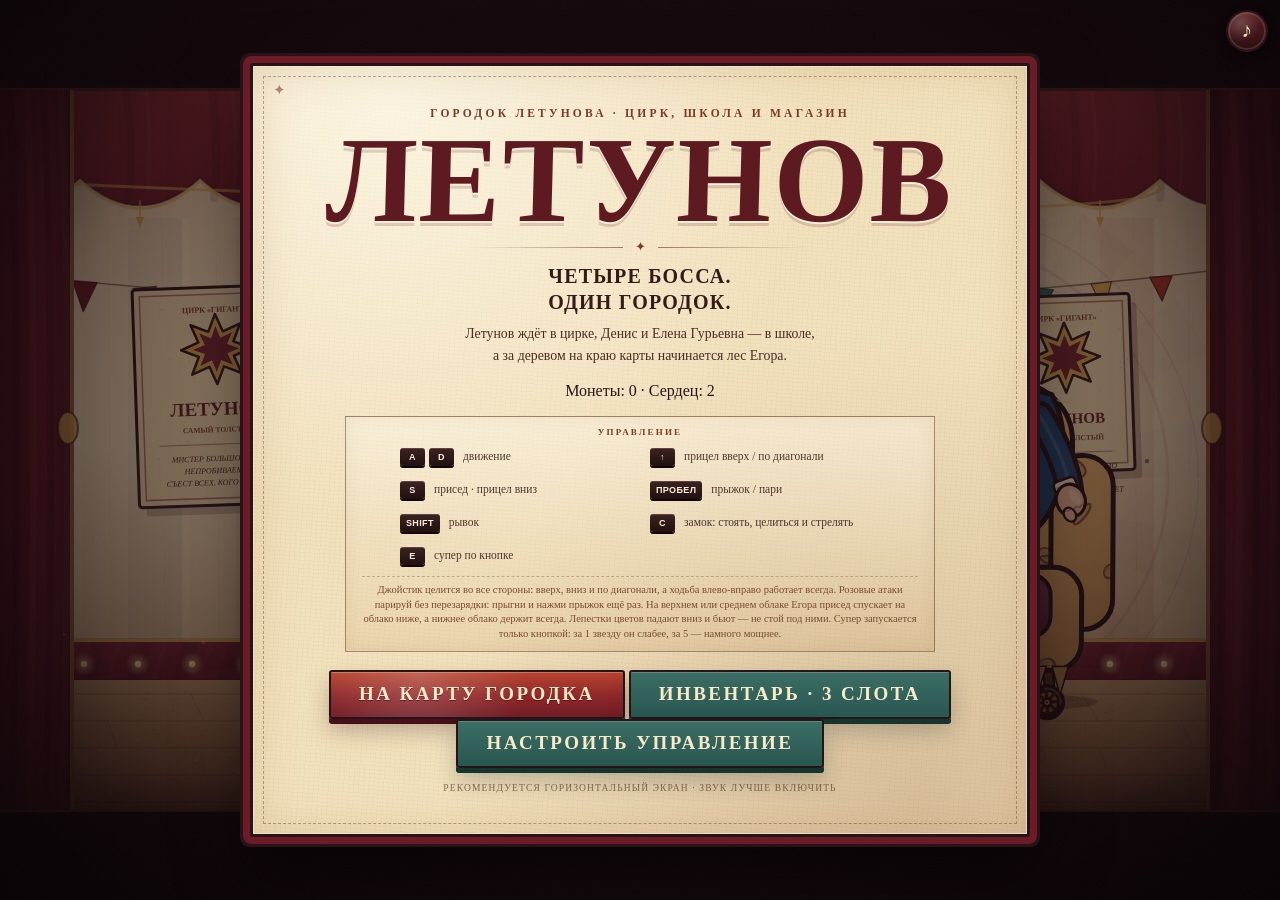
<file: index.html>
<!DOCTYPE html>
<html lang="ru">
<head>
  <meta charset="UTF-8">
  <meta name="viewport" content="width=device-width, initial-scale=1, maximum-scale=1, user-scalable=no, viewport-fit=cover">
  <meta name="theme-color" content="#140c10">
  <title>Летунов и Денис — цирк и школа</title>
  <meta name="description" content="Мультяшная карта городка, боссы Летунов, Денис, Елена Гурьевна и Егор, магазин баффов и оружия.">
  <meta name="mobile-web-app-capable" content="yes">
  <meta name="apple-mobile-web-app-capable" content="yes">
  <meta name="apple-mobile-web-app-status-bar-style" content="black-translucent">
  <meta name="apple-mobile-web-app-title" content="Летунов">
  <link rel="manifest" href="manifest.webmanifest">
  <link rel="apple-touch-icon" href="icon-192.png">
  <link rel="stylesheet" href="styles.css">
</head>
<body data-scene="menu">
  <div id="stage">
    <canvas id="game" width="1280" height="720" aria-label="Городок Летунова: цирк, школа и магазин"></canvas>

    <div class="top-buttons">
      <button id="mapBackButton" class="round-btn map-back-btn" type="button" aria-label="В меню" title="В меню (Esc)">
        <span class="back-glyph">‹</span>
      </button>
      <button id="pauseButton" class="round-btn" type="button" aria-label="Пауза" title="Пауза (Esc)">
        <span class="pause-glyph">II</span>
      </button>
      <button id="muteButton" class="round-btn" type="button" aria-label="Выключить звук" title="Звук (M)">
        <span class="note-glyph">♪</span>
      </button>
    </div>

    <div id="touchControls" class="touch-controls" aria-hidden="true">
      <div class="touch-group touch-move">
        <div id="joystick" class="joystick" role="group" aria-label="Джойстик: движение, прицел и присед">
          <div class="joystick-base">
            <span class="joystick-dir up">▲</span>
            <span class="joystick-dir down">▼</span>
            <span class="joystick-dir left">◀</span>
            <span class="joystick-dir right">▶</span>
            <div id="joystickKnob" class="joystick-knob"><span>✦</span></div>
          </div>
          <span class="joystick-hint">ХОД · ПРИЦЕЛ · ПРИСЕД</span>
        </div>
      </div>
      <div class="touch-group touch-actions">
        <button class="action-btn dash" type="button" data-action="dash" aria-label="Рывок">
          <span class="action-icon">»</span>
          <span class="action-label">РЫВОК</span>
        </button>
        <button class="action-btn lock" type="button" data-action="lock" aria-label="Замок: стоять, целиться и стрелять">
          <span class="action-icon">🔒</span>
          <span class="action-label">ЗАМОК</span>
        </button>
        <button class="action-btn jump" type="button" data-action="jump" aria-label="Прыжок и парирование">
          <span class="action-icon">↑</span>
          <span class="action-label">ПРЫЖОК / ПАРИ</span>
        </button>
        <button class="action-btn super" type="button" data-action="super" aria-label="Супер-удар">
          <span class="action-icon">★</span>
          <span class="action-label">СУПЕР</span>
        </button>
        <button class="action-btn shoot" type="button" data-action="shoot" aria-label="Огонь">
          <span class="action-icon">✦</span><span class="action-label">ОГОНЬ</span>
        </button>
      </div>
    </div>

    <div id="overlay" class="overlay">
      <section id="menuPanel" class="panel menu-panel">
        <div class="poster-kicker">Городок Летунова · цирк, школа и магазин</div>
        <h1 class="poster-title">ЛЕТУНОВ</h1>
        <div class="poster-rule" aria-hidden="true"><span>✦</span></div>
        <p class="poster-tagline">Четыре босса.<br>Один городок.</p>
        <p class="poster-copy">Летунов ждёт в цирке, Денис и Елена Гурьевна — в школе,<br>а за деревом на краю карты начинается лес Егора.</p>
        <p id="menuProgress" class="menu-progress">Монеты: 0 · Сердец: 2</p>

        <div class="controls-card">
          <div class="controls-title">Управление</div>
          <div class="controls-grid desktop-hints">
            <div><span class="keys"><kbd data-bind="left">A</kbd><kbd data-bind="right">D</kbd></span><span class="ctrl-label">движение</span></div>
            <div><span class="keys"><kbd data-bind="aimUp">↑</kbd></span><span class="ctrl-label">прицел вверх / по диагонали</span></div>
            <div><span class="keys"><kbd data-bind="crouch">S</kbd></span><span class="ctrl-label">присед · прицел вниз</span></div>
            <div><span class="keys"><kbd data-bind="jump">ПРОБЕЛ</kbd></span><span class="ctrl-label">прыжок / пари</span></div>
            <div><span class="keys"><kbd data-bind="dash">SHIFT</kbd></span><span class="ctrl-label">рывок</span></div>
            <div><span class="keys"><kbd data-bind="lock">C</kbd></span><span class="ctrl-label">замок: стоять, целиться и стрелять</span></div>
            <div><span class="keys"><kbd data-bind="super">E</kbd></span><span class="ctrl-label">супер по кнопке</span></div>
          </div>
          <div class="controls-grid touch-hints">
            <div><span class="keys"><kbd>◉</kbd></span><span class="ctrl-label">джойстик: ходьба, прицел вверх/вниз/по диагонали, присед</span></div>
            <div><span class="keys"><kbd>↑</kbd></span><span class="ctrl-label">прыжок и пари</span></div>
            <div><span class="keys"><kbd>»</kbd></span><span class="ctrl-label">рывок</span></div>
            <div><span class="keys"><kbd>🔒</kbd></span><span class="ctrl-label">замок: не двигаться, только целиться и стрелять</span></div>
            <div><span class="keys"><kbd>★</kbd></span><span class="ctrl-label">супер: 1 звезда — слабый, 5 — мощный</span></div>
            <div><span class="keys"><kbd id="touchShootKey">∞</kbd></span><span id="touchShootHint" class="ctrl-label">стрельба — сама</span></div>
          </div>
          <p class="controls-tip">Джойстик целится во все стороны: вверх, вниз и по диагонали, а ходьба влево-вправо работает всегда. Розовые атаки парируй без перезарядки: прыгни и нажми прыжок ещё раз. На верхнем или среднем облаке Егора присед спускает на облако ниже, а нижнее облако держит всегда. Лепестки цветов падают вниз и бьют — не стой под ними. Супер запускается только кнопкой: за 1 звезду он слабее, за 5 — намного мощнее.</p>
        </div>

        <button id="startButton" class="btn btn-primary" type="button">НА КАРТУ ГОРОДКА</button>
        <button id="menuInventoryButton" class="btn btn-secondary" type="button">ИНВЕНТАРЬ · 3 СЛОТА</button>
        <button id="menuSettingsButton" class="btn btn-secondary" type="button">НАСТРОИТЬ УПРАВЛЕНИЕ</button>
        <button id="installButton" class="btn btn-ghost install-button" type="button" hidden>УСТАНОВИТЬ ПРИЛОЖЕНИЕ</button>
        <p class="poster-footnote">Рекомендуется горизонтальный экран · звук лучше включить</p>
      </section>

      <section id="inventoryPanel" class="panel inventory-panel" hidden>
        <div class="poster-kicker">Снаряжение бойца</div>
        <h2 class="panel-title">ИНВЕНТАРЬ</h2>
        <p class="panel-copy">Три слота: оружие, бафф и перк. Всё купленное в магазине экипируется автоматически.</p>
        <div class="inventory-grid">
          <article id="invWeapon" class="inventory-slot" style="--slot-color:#6d63a9">
            <div class="inventory-slot-icon">✦</div>
            <div class="inventory-slot-tag">СЛОТ 1 · ОРУЖИЕ</div>
            <div class="inventory-slot-state">СЛОТ ПУСТ</div>
            <h3 class="inventory-slot-name">НЕТ ОРУЖИЯ</h3>
            <p class="inventory-slot-sub">Купи модификатор в магазине</p>
          </article>
          <article id="invBuff" class="inventory-slot" style="--slot-color:#b64038">
            <div class="inventory-slot-icon">♥</div>
            <div class="inventory-slot-tag">СЛОТ 2 · БАФФ</div>
            <div class="inventory-slot-state">СЛОТ ПУСТ</div>
            <h3 class="inventory-slot-name">НЕТ БАФФА</h3>
            <p class="inventory-slot-sub">Победи Летунова — сердце выпадет</p>
          </article>
          <article id="invPerk" class="inventory-slot" style="--slot-color:#2b7a6e">
            <div class="inventory-slot-icon">☁</div>
            <div class="inventory-slot-tag">СЛОТ 3 · ПЕРК</div>
            <div class="inventory-slot-state">СЛОТ ПУСТ</div>
            <h3 class="inventory-slot-name">НЕТ ПЕРКА</h3>
            <p class="inventory-slot-sub">Купи перк в магазине</p>
          </article>
        </div>
        <button id="closeInventoryButton" class="btn btn-primary" type="button">В МЕНЮ</button>
      </section>

      <section id="pausePanel" class="panel panel-small" hidden>
        <div class="poster-kicker">Антракт</div>
        <h2 class="panel-title">ПАУЗА</h2>
        <p class="panel-copy">Босс терпеливо ждёт. Он умеет ждать.</p>
        <div class="btn-row">
          <button id="resumeButton" class="btn btn-primary" type="button">ПРОДОЛЖИТЬ</button>
          <button id="restartButton" class="btn btn-secondary" type="button">ЗАНОВО</button>
          <button id="quitButton" class="btn btn-ghost" type="button">В МЕНЮ</button>
          <button id="pauseSettingsButton" class="btn btn-secondary" type="button">УПРАВЛЕНИЕ</button>
        </div>
      </section>

      <section id="resultPanel" class="panel panel-small" hidden>
        <div id="resultKicker" class="poster-kicker">Финал представления</div>
        <h2 id="resultTitle" class="panel-title">ПОБЕДА!</h2>
        <p id="resultSub" class="panel-copy">Арена свободна. Публика в восторге.</p>
        <div class="stats">
          <div><span class="stat-label">Время боя</span><span id="resultTime" class="stat-value">00:00</span></div>
          <div><span class="stat-label">Пропущено</span><span id="resultHits" class="stat-value">0</span></div>
        </div>
        <div class="btn-row">
          <button id="retryButton" class="btn btn-primary" type="button">ЕЩЁ РАЗ</button>
          <button id="menuButton" class="btn btn-secondary" type="button">НА КАРТУ</button>
        </div>
      </section>

      <section id="shopPanel" class="panel shop-panel" hidden>
        <div class="poster-kicker">Лавка на углу · товары для бойцов</div>
        <h2 class="panel-title">МАГАЗИН БАФФОВ</h2>
        <p class="panel-copy">Монеты: <strong id="shopCoins">0</strong>. С каждого босса — до 2 монет: по одной за лёгкую и сложную сложность.</p>
        <p id="shopStatus" class="shop-status">Сердец: 2 · Дымовая завеса: нет · Автонаводка: нет · Побед: 0</p>
        <div class="shop-grid">
          <article class="shop-item">
            <div class="shop-icon">☁</div>
            <h3>ДЫМОВАЯ ЗАВЕСА</h3>
            <p>Во время рывка герой исчезает в дыму, появляется в конце рывка и не получает урон, пока его нет.</p>
            <button id="buySmokeButton" class="btn btn-primary" type="button">2 МОНЕТЫ</button>
          </article>
          <article class="shop-item">
            <div class="shop-icon aim-icon">✦</div>
            <h3>АВТОНАВОДКА</h3>
            <p>Снаряды сами летят в босса даже вверх и по диагонали. Урон снижен в 1.3 раза.</p>
            <button id="buyAimButton" class="btn btn-primary" type="button">2 МОНЕТЫ</button>
          </article>
          <article class="shop-item">
            <div class="shop-icon">✹</div>
            <h3>ЩЕЛКУНЧИК</h3>
            <p>Красный снаряд с обычным уроном. Мимо цели — из него вылетает маленькая зелёная самонаводка. С одной картой ставит красную турель.</p>
            <button id="buyNutcrackerButton" class="btn btn-primary" type="button">3 МОНЕТЫ</button>
          </article>
        </div>
        <p id="shopNotice" class="shop-notice" aria-live="polite"></p>
        <button id="closeShopButton" class="btn btn-ghost" type="button">НА КАРТУ</button>
      </section>
    </div>
  </div>

  <script src="game.js"></script>
  <script>
    const isDesktopShell = !!(window.chrome && window.chrome.webview);
    if (!isDesktopShell && "serviceWorker" in navigator && location.protocol.startsWith("http")) {
      window.addEventListener("load", () => navigator.serviceWorker.register("sw.js").catch(() => {}));
    }
  </script>
</body>
</html>
</file>
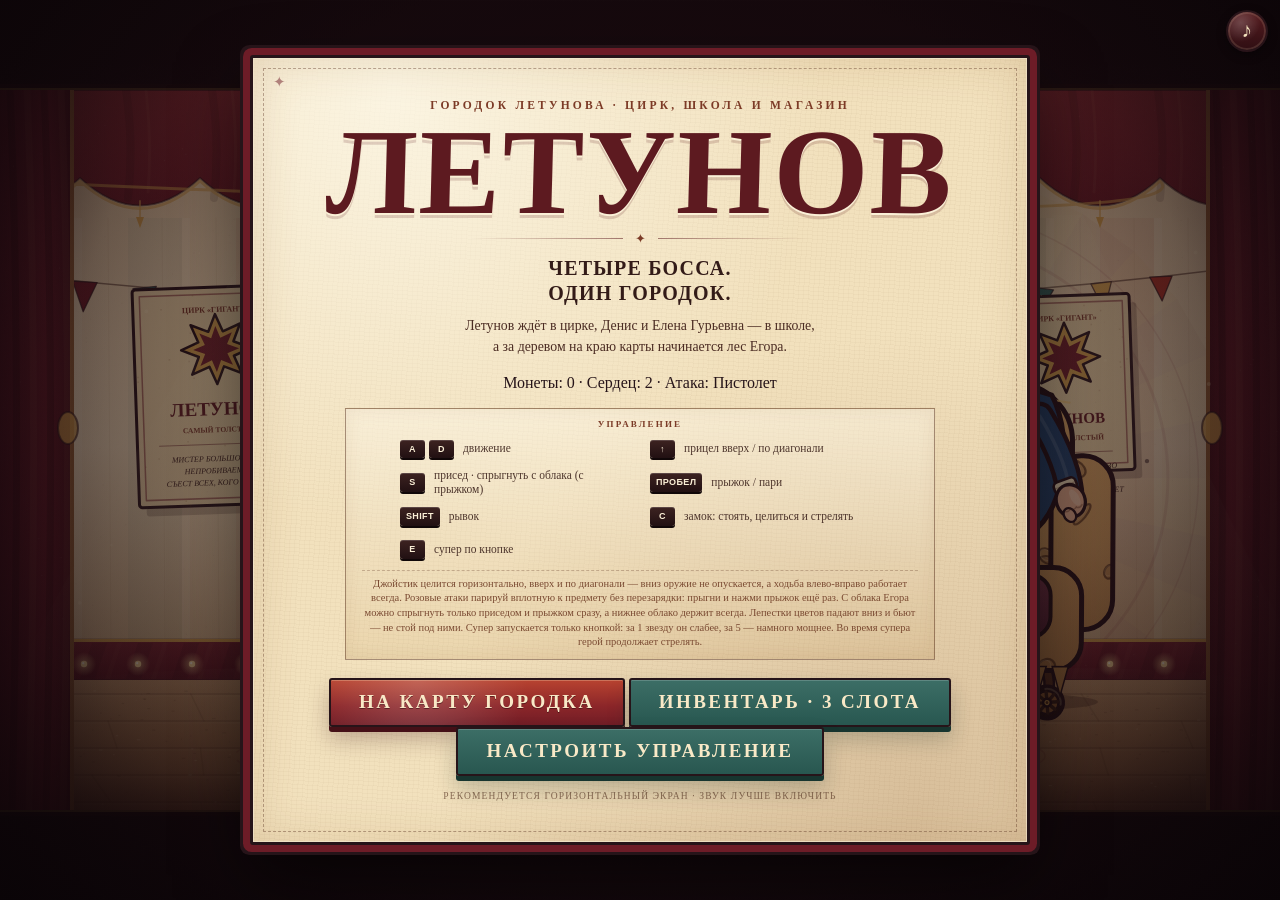
<file: Cuphead/index.html>
<!DOCTYPE html>
<html lang="ru">
<head>
  <meta charset="UTF-8">
  <meta name="viewport" content="width=device-width, initial-scale=1, maximum-scale=1, user-scalable=no, viewport-fit=cover">
  <meta name="theme-color" content="#140c10">
  <title>Летунов и Денис — цирк и школа</title>
  <meta name="description" content="Мультяшная карта городка, боссы Летунов, Денис, Елена Гурьевна и Егор, магазин баффов и оружия.">
  <meta name="mobile-web-app-capable" content="yes">
  <meta name="apple-mobile-web-app-capable" content="yes">
  <meta name="apple-mobile-web-app-status-bar-style" content="black-translucent">
  <meta name="apple-mobile-web-app-title" content="Летунов">
  <link rel="manifest" href="manifest.webmanifest">
  <link rel="apple-touch-icon" href="icon-192.png">
  <link rel="stylesheet" href="styles.css">
</head>
<body data-scene="menu">
  <div id="stage">
    <canvas id="game" width="1280" height="720" aria-label="Городок Летунова: цирк, школа и магазин"></canvas>

    <div class="top-buttons">
      <button id="mapBackButton" class="round-btn map-back-btn" type="button" aria-label="В меню" title="В меню (Esc)">
        <span class="back-glyph">‹</span>
      </button>
      <button id="pauseButton" class="round-btn" type="button" aria-label="Пауза" title="Пауза (Esc)">
        <span class="pause-glyph">II</span>
      </button>
      <button id="muteButton" class="round-btn" type="button" aria-label="Выключить звук" title="Звук (M)">
        <span class="note-glyph">♪</span>
      </button>
    </div>

    <div id="touchControls" class="touch-controls" aria-hidden="true">
      <div class="touch-group touch-move">
        <div id="joystick" class="joystick" role="group" aria-label="Джойстик: движение, прицел и присед">
          <div class="joystick-base">
            <span class="joystick-dir up">▲</span>
            <span class="joystick-dir down">▼</span>
            <span class="joystick-dir left">◀</span>
            <span class="joystick-dir right">▶</span>
            <div id="joystickKnob" class="joystick-knob"><span>✦</span></div>
          </div>
          <span class="joystick-hint">ХОД · ПРИЦЕЛ · ПРИСЕД</span>
        </div>
      </div>
      <div class="touch-group touch-actions">
        <button class="action-btn dash" type="button" data-action="dash" aria-label="Рывок">
          <span class="action-icon">»</span>
          <span class="action-label">РЫВОК</span>
        </button>
        <button class="action-btn lock" type="button" data-action="lock" aria-label="Замок: стоять, целиться и стрелять">
          <span class="action-icon">🔒</span>
          <span class="action-label">ЗАМОК</span>
        </button>
        <button class="action-btn jump" type="button" data-action="jump" aria-label="Прыжок и парирование">
          <span class="action-icon">↑</span>
          <span class="action-label">ПРЫЖОК / ПАРИ</span>
        </button>
        <button class="action-btn super" type="button" data-action="super" aria-label="Супер-удар">
          <span class="action-icon">★</span>
          <span class="action-label">СУПЕР</span>
        </button>
        <button class="action-btn shoot" type="button" data-action="shoot" aria-label="Огонь">
          <span class="action-icon">✦</span><span class="action-label">ОГОНЬ</span>
        </button>
      </div>
    </div>

    <div id="overlay" class="overlay">
      <section id="menuPanel" class="panel menu-panel">
        <div class="poster-kicker">Городок Летунова · цирк, школа и магазин</div>
        <h1 class="poster-title">ЛЕТУНОВ</h1>
        <div class="poster-rule" aria-hidden="true"><span>✦</span></div>
        <p class="poster-tagline">Четыре босса.<br>Один городок.</p>
        <p class="poster-copy">Летунов ждёт в цирке, Денис и Елена Гурьевна — в школе,<br>а за деревом на краю карты начинается лес Егора.</p>
        <p id="menuProgress" class="menu-progress">Монеты: 0 · Сердец: 2</p>

        <div class="controls-card">
          <div class="controls-title">Управление</div>
          <div class="controls-grid desktop-hints">
            <div><span class="keys"><kbd data-bind="left">A</kbd><kbd data-bind="right">D</kbd></span><span class="ctrl-label">движение</span></div>
            <div><span class="keys"><kbd data-bind="aimUp">↑</kbd></span><span class="ctrl-label">прицел вверх / по диагонали</span></div>
            <div><span class="keys"><kbd data-bind="crouch">S</kbd></span><span class="ctrl-label">присед · спрыгнуть с облака (с прыжком)</span></div>
            <div><span class="keys"><kbd data-bind="jump">ПРОБЕЛ</kbd></span><span class="ctrl-label">прыжок / пари</span></div>
            <div><span class="keys"><kbd data-bind="dash">SHIFT</kbd></span><span class="ctrl-label">рывок</span></div>
            <div><span class="keys"><kbd data-bind="lock">C</kbd></span><span class="ctrl-label">замок: стоять, целиться и стрелять</span></div>
            <div><span class="keys"><kbd data-bind="super">E</kbd></span><span class="ctrl-label">супер по кнопке</span></div>
          </div>
          <div class="controls-grid touch-hints">
            <div><span class="keys"><kbd>◉</kbd></span><span class="ctrl-label">джойстик: ходьба, прицел вверх и по диагонали, присед</span></div>
            <div><span class="keys"><kbd>↑</kbd></span><span class="ctrl-label">прыжок и пари</span></div>
            <div><span class="keys"><kbd>»</kbd></span><span class="ctrl-label">рывок</span></div>
            <div><span class="keys"><kbd>🔒</kbd></span><span class="ctrl-label">замок: не двигаться, только целиться и стрелять</span></div>
            <div><span class="keys"><kbd>★</kbd></span><span class="ctrl-label">супер: 1 звезда — слабый, 5 — мощный</span></div>
            <div><span class="keys"><kbd id="touchShootKey">∞</kbd></span><span id="touchShootHint" class="ctrl-label">стрельба — сама</span></div>
          </div>
          <p class="controls-tip">Джойстик целится горизонтально, вверх и по диагонали — вниз оружие не опускается, а ходьба влево-вправо работает всегда. Розовые атаки парируй вплотную к предмету без перезарядки: прыгни и нажми прыжок ещё раз. С облака Егора можно спрыгнуть только приседом и прыжком сразу, а нижнее облако держит всегда. Лепестки цветов падают вниз и бьют — не стой под ними. Супер запускается только кнопкой: за 1 звезду он слабее, за 5 — намного мощнее. Во время супера герой продолжает стрелять.</p>
        </div>

        <button id="startButton" class="btn btn-primary" type="button">НА КАРТУ ГОРОДКА</button>
        <button id="menuInventoryButton" class="btn btn-secondary" type="button">ИНВЕНТАРЬ · 3 СЛОТА</button>
        <button id="menuSettingsButton" class="btn btn-secondary" type="button">НАСТРОИТЬ УПРАВЛЕНИЕ</button>
        <button id="installButton" class="btn btn-ghost install-button" type="button" hidden>УСТАНОВИТЬ ПРИЛОЖЕНИЕ</button>
        <p class="poster-footnote">Рекомендуется горизонтальный экран · звук лучше включить</p>
      </section>

      <section id="inventoryPanel" class="panel inventory-panel" hidden>
        <div class="poster-kicker">Снаряжение бойца</div>
        <h2 class="panel-title">ИНВЕНТАРЬ</h2>
        <p class="panel-copy">Купленные предметы попадают в инвентарь. Нажми на слот атаки или перка, чтобы экипировать или снять его. Автонаводка — тоже модификатор атаки.</p>
        <div class="inventory-grid">
          <article id="invWeapon" class="inventory-slot" style="--slot-color:#6d63a9">
            <div class="inventory-slot-icon">✦</div>
            <div class="inventory-slot-tag">СЛОТ 1 · АТАКА</div>
            <div class="inventory-slot-state">СЛОТ ПУСТ</div>
            <h3 class="inventory-slot-name">НЕТ ОРУЖИЯ</h3>
            <p class="inventory-slot-sub">Купи модификатор в магазине</p>
          </article>
          <article id="invBuff" class="inventory-slot" style="--slot-color:#b64038">
            <div class="inventory-slot-icon">♥</div>
            <div class="inventory-slot-tag">СЛОТ 2 · БАФФ</div>
            <div class="inventory-slot-state">СЛОТ ПУСТ</div>
            <h3 class="inventory-slot-name">НЕТ БАФФА</h3>
            <p class="inventory-slot-sub">Победи Летунова — сердце выпадет</p>
          </article>
          <article id="invPerk" class="inventory-slot" style="--slot-color:#2b7a6e">
            <div class="inventory-slot-icon">☁</div>
            <div class="inventory-slot-tag">СЛОТ 3 · ПЕРК</div>
            <div class="inventory-slot-state">СЛОТ ПУСТ</div>
            <h3 class="inventory-slot-name">НЕТ ПЕРКА</h3>
            <p class="inventory-slot-sub">Купи перк в магазине</p>
          </article>
        </div>
        <button id="closeInventoryButton" class="btn btn-primary" type="button">В МЕНЮ</button>
      </section>

      <section id="pausePanel" class="panel panel-small" hidden>
        <div class="poster-kicker">Антракт</div>
        <h2 class="panel-title">ПАУЗА</h2>
        <p class="panel-copy">Босс терпеливо ждёт. Он умеет ждать.</p>
        <div class="btn-row">
          <button id="resumeButton" class="btn btn-primary" type="button">ПРОДОЛЖИТЬ</button>
          <button id="restartButton" class="btn btn-secondary" type="button">ЗАНОВО</button>
          <button id="quitButton" class="btn btn-ghost" type="button">В МЕНЮ</button>
          <button id="pauseSettingsButton" class="btn btn-secondary" type="button">УПРАВЛЕНИЕ</button>
        </div>
      </section>

      <section id="resultPanel" class="panel panel-small" hidden>
        <div id="resultKicker" class="poster-kicker">Финал представления</div>
        <h2 id="resultTitle" class="panel-title">ПОБЕДА!</h2>
        <p id="resultSub" class="panel-copy">Арена свободна. Публика в восторге.</p>
        <div class="stats">
          <div><span class="stat-label">Время боя</span><span id="resultTime" class="stat-value">00:00</span></div>
          <div><span class="stat-label">Пропущено</span><span id="resultHits" class="stat-value">0</span></div>
        </div>
        <div class="btn-row">
          <button id="retryButton" class="btn btn-primary" type="button">ЕЩЁ РАЗ</button>
          <button id="menuButton" class="btn btn-secondary" type="button">НА КАРТУ</button>
        </div>
      </section>

      <section id="shopPanel" class="panel shop-panel" hidden>
        <div class="poster-kicker">Лавка на углу · товары для бойцов</div>
        <h2 class="panel-title">МАГАЗИН БАФФОВ</h2>
        <p class="panel-copy">Монеты: <strong id="shopCoins">0</strong>. С каждого босса — до 2 монет: по одной за лёгкую и сложную сложность.</p>
        <p id="shopStatus" class="shop-status">Сердец: 2 · Дымовая завеса: нет · Автонаводка: нет · Побед: 0</p>
        <div class="shop-grid">
          <article class="shop-item">
            <div class="shop-icon">☁</div>
            <h3>ДЫМОВАЯ ЗАВЕСА</h3>
            <p>Во время рывка герой исчезает в дыму, появляется в конце рывка и не получает урон, пока его нет. После покупки экипируй перк в инвентаре.</p>
            <button id="buySmokeButton" class="btn btn-primary" type="button">2 МОНЕТЫ</button>
          </article>
          <article class="shop-item">
            <div class="shop-icon aim-icon">✦</div>
            <h3>АВТОНАВОДКА</h3>
            <p>Модификатор атаки: снаряды сами летят в босса даже вверх и по диагонали, но урон снижен в 1.3 раза. После покупки экипируй в слоте атаки.</p>
            <button id="buyAimButton" class="btn btn-primary" type="button">2 МОНЕТЫ</button>
          </article>
          <article class="shop-item">
            <div class="shop-icon">✹</div>
            <h3>ЩЕЛКУНЧИК</h3>
            <p>Модификатор атаки: красный снаряд летит прямо, через пару метров становится полунаводящимся. С одной картой ставит красную турель. После покупки экипируй в слоте атаки.</p>
            <button id="buyNutcrackerButton" class="btn btn-primary" type="button">3 МОНЕТЫ</button>
          </article>
        </div>
        <p id="shopNotice" class="shop-notice" aria-live="polite"></p>
        <div class="btn-row">
          <button id="openShopInventoryButton" class="btn btn-secondary" type="button">ИНВЕНТАРЬ · ЭКИПИРОВАТЬ</button>
          <button id="closeShopButton" class="btn btn-ghost" type="button">НА КАРТУ</button>
        </div>
      </section>
    </div>
  </div>

  <script src="game.js"></script>
  <script>
    const isDesktopShell = !!(window.chrome && window.chrome.webview);
    if (!isDesktopShell && "serviceWorker" in navigator && location.protocol.startsWith("http")) {
      window.addEventListener("load", () => navigator.serviceWorker.register("sw.js").catch(() => {}));
    }
  </script>
</body>
</html>
</file>
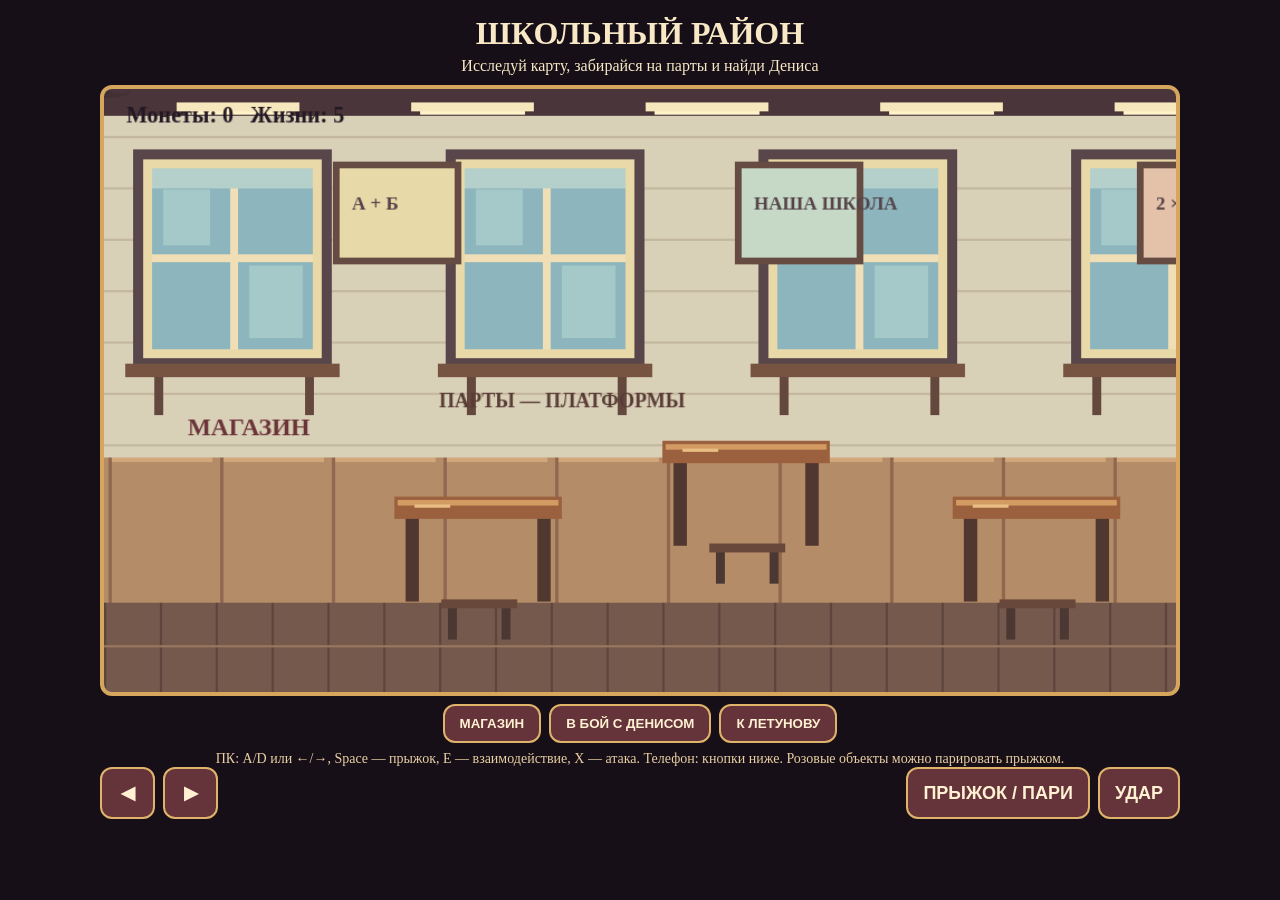
<file: world.html>
<!doctype html><html lang="ru"><head><meta charset="utf-8"><meta name="viewport" content="width=device-width,initial-scale=1,maximum-scale=1,user-scalable=no"><title>Летунов — школьный район</title><style>
*{box-sizing:border-box}body{margin:0;background:#170f17;color:#f8e8c5;font-family:Georgia,serif}#wrap{max-width:1100px;margin:auto;padding:10px}h1{text-align:center;margin:5px}p{text-align:center;margin:4px 0 10px}canvas{width:100%;height:auto;display:block;border:4px solid #d6a65c;border-radius:12px;background:#b7c5bb;touch-action:none}.bar{display:flex;gap:8px;justify-content:center;flex-wrap:wrap;margin:8px}.bar button,.touch button{background:#65333a;color:#fff1d2;border:2px solid #e0b36b;border-radius:12px;padding:10px 15px;font-weight:bold}.touch{display:flex;justify-content:space-between;gap:8px;position:sticky;bottom:4px}.touch div{display:flex;gap:8px}.touch button{min-width:55px;min-height:52px;font-size:18px;touch-action:none}.hint{text-align:center;font-size:14px;color:#e8cfa3}#shop{display:none;position:fixed;inset:0;background:#000b;align-items:center;justify-content:center}#shop article{background:#2c1b22;border:3px solid #e0b36b;padding:22px;border-radius:16px;text-align:center;max-width:330px}#shop button{margin:5px;padding:10px;background:#65333a;color:white;border:1px solid #e0b36b;border-radius:8px}
</style></head><body><div id="wrap"><h1>ШКОЛЬНЫЙ РАЙОН</h1><p>Исследуй карту, забирайся на парты и найди Дениса</p><canvas id="c" width="960" height="540"></canvas><div class="bar"><button id="shopBtn">МАГАЗИН</button><button id="fightBtn">В БОЙ С ДЕНИСОМ</button><button onclick="location.href='index.html'">К ЛЕТУНОВУ</button></div><div class="hint">ПК: A/D или ←/→, Space — прыжок, E — взаимодействие, X — атака. Телефон: кнопки ниже. Розовые объекты можно парировать прыжком.</div><div class="touch"><div><button data-k="left">◀</button><button data-k="right">▶</button></div><div><button data-k="jump">ПРЫЖОК / ПАРИ</button><button data-k="attack">УДАР</button></div></div></div><div id="shop"><article><h2>Школьный буфет</h2><p>Монеты: <b id="coins">0</b></p><p>Сахарная булочка: +1 жизнь (3 монеты)</p><button id="buy">КУПИТЬ</button><button id="close">ЗАКРЫТЬ</button></article></div><script src="world.js"></script></body></html>
</file>
<file: styles.css>
/* ============================================================
   HISVELL — цирковой бой
   Все декорации и персонажи рисуются на canvas, здесь — рамка,
   плакаты, кнопки управления и мобильные контролы.
   ============================================================ */

:root {
  --ink: #261419;
  --ink-soft: #4a2a25;
  --paper: #f2e1bd;
  --paper-deep: #e0c38f;
  --paper-light: #fbf0d7;
  --red: #ad3628;
  --red-deep: #6d1c27;
  --red-dark: #451017;
  --gold: #d3a04a;
  --gold-bright: #f0c877;
  --teal: #2b625c;
  --font-display: 'Rockwell', 'Bookman Old Style', Georgia, 'Times New Roman', serif;
  --font-body: Georgia, 'Times New Roman', serif;
  --safe-top: env(safe-area-inset-top, 0px);
  --safe-right: env(safe-area-inset-right, 0px);
  --safe-bottom: env(safe-area-inset-bottom, 0px);
  --safe-left: env(safe-area-inset-left, 0px);
}

* {
  box-sizing: border-box;
}

html,
body {
  height: 100%;
  margin: 0;
  overflow: hidden;
  background: #0d0709;
  overscroll-behavior: none;
}

body {
  font-family: var(--font-body);
  color: var(--paper);
  -webkit-tap-highlight-color: transparent;
  -webkit-user-select: none;
  user-select: none;
  touch-action: none;
}

#stage {
  position: fixed;
  inset: 0;
  overflow: hidden;
  isolation: isolate;
}

#game {
  display: block;
  width: 100%;
  height: 100%;
  touch-action: none;
}

[hidden] {
  display: none !important;
}

/* ---------- маленькие кнопки в углу ---------- */

.top-buttons {
  position: absolute;
  z-index: 30;
  top: calc(10px + var(--safe-top));
  right: calc(12px + var(--safe-right));
  display: flex;
  gap: 8px;
  pointer-events: none;
}

.round-btn {
  pointer-events: auto;
  position: relative;
  width: 42px;
  height: 42px;
  padding: 0;
  border-radius: 50%;
  border: 2px solid rgba(38, 20, 25, 0.95);
  background:
    radial-gradient(circle at 34% 28%, rgba(255, 255, 255, 0.2), transparent 52%),
    linear-gradient(180deg, rgba(94, 31, 35, 0.9), rgba(51, 16, 21, 0.9));
  color: var(--paper);
  box-shadow:
    inset 0 0 0 2px rgba(244, 227, 189, 0.13),
    0 3px 10px rgba(0, 0, 0, 0.35);
  font-family: var(--font-display);
  font-size: 15px;
  letter-spacing: 0.04em;
  cursor: pointer;
  backdrop-filter: blur(4px);
  transition: transform 0.1s ease, filter 0.1s ease;
}

.round-btn:hover {
  filter: brightness(1.15);
}

.round-btn:active {
  transform: scale(0.92);
}

#pauseButton {
  display: none;
  place-items: center;
}

body[data-scene='fight']:not(.is-paused) #pauseButton {
  display: grid;
}

.pause-glyph {
  display: block;
  font-size: 13px;
  letter-spacing: 0.06em;
  transform: translateX(1px);
}

.note-glyph {
  display: block;
  font-size: 21px;
  line-height: 1;
  transform: translateY(-1px);
}

#muteButton::after {
  content: '';
  position: absolute;
  left: 9px;
  right: 9px;
  top: 50%;
  height: 2px;
  border-radius: 2px;
  background: var(--paper);
  box-shadow: 0 0 0 1px rgba(38, 20, 25, 0.55);
  transform: rotate(-45deg) scaleX(0);
  transform-origin: center;
  transition: transform 0.16s ease;
}

body.is-muted #muteButton {
  opacity: 0.62;
}

body.is-muted #muteButton::after {
  transform: rotate(-45deg) scaleX(1);
}

/* ---------- оверлеи и афиша ---------- */

.overlay {
  position: absolute;
  inset: 0;
  z-index: 20;
  display: flex;
  align-items: center;
  justify-content: center;
  padding:
    calc(14px + var(--safe-top))
    calc(14px + var(--safe-right))
    calc(14px + var(--safe-bottom))
    calc(14px + var(--safe-left));
  background:
    radial-gradient(ellipse at 50% 42%, rgba(34, 15, 19, 0.12) 0%, rgba(26, 11, 15, 0.52) 55%, rgba(10, 4, 7, 0.87) 100%);
  touch-action: pan-y;
  transition: opacity 0.24s ease, visibility 0.24s ease;
}

.overlay.is-hidden {
  opacity: 0;
  visibility: hidden;
  pointer-events: none;
}

.panel {
  position: relative;
  width: min(780px, 95vw);
  max-height: calc(100dvh - 24px);
  overflow: auto;
  overscroll-behavior: contain;
  padding: clamp(20px, 3.2vw, 42px) clamp(20px, 4.6vw, 58px);
  border: 3px solid var(--ink);
  border-radius: 3px;
  color: var(--ink);
  text-align: center;
  background-color: var(--paper);
  background-image:
    radial-gradient(circle at 18% 4%, rgba(255, 252, 240, 0.72), transparent 44%),
    radial-gradient(circle at 86% 96%, rgba(122, 66, 30, 0.22), transparent 48%),
    repeating-linear-gradient(4deg, rgba(98, 60, 24, 0.032) 0 1px, transparent 1px 4px),
    repeating-linear-gradient(94deg, rgba(98, 60, 24, 0.028) 0 1px, transparent 1px 5px);
  box-shadow:
    inset 0 0 46px rgba(134, 82, 32, 0.18),
    inset 0 0 0 1px rgba(255, 248, 226, 0.7),
    0 0 0 7px var(--red-deep),
    0 0 0 10px var(--ink),
    0 30px 70px rgba(0, 0, 0, 0.62);
  scrollbar-width: thin;
  scrollbar-color: rgba(109, 28, 39, 0.55) transparent;
  animation: panel-in 0.32s cubic-bezier(0.2, 0.9, 0.25, 1.12) both;
}

.panel::-webkit-scrollbar {
  width: 7px;
}

.panel::-webkit-scrollbar-thumb {
  background: rgba(109, 28, 39, 0.5);
  border-radius: 8px;
}

.panel::before {
  content: '';
  position: absolute;
  inset: 10px;
  border: 1px dashed rgba(84, 45, 28, 0.38);
  pointer-events: none;
}

.panel::after {
  content: '✦';
  position: absolute;
  top: 15px;
  left: 20px;
  font-size: 15px;
  color: rgba(109, 28, 39, 0.5);
  pointer-events: none;
}

@keyframes panel-in {
  from {
    opacity: 0;
    transform: translateY(14px) scale(0.975) rotate(-0.6deg);
  }
  to {
    opacity: 1;
    transform: translateY(0) scale(1) rotate(0);
  }
}

.panel-small {
  width: min(540px, 93vw);
  padding: clamp(24px, 4vw, 40px) clamp(22px, 4.6vw, 48px);
}

.poster-kicker {
  margin: 0 0 12px;
  font-size: clamp(9px, 0.9vw, 12px);
  font-weight: 700;
  letter-spacing: 0.28em;
  text-transform: uppercase;
  color: #7c3a26;
}

.poster-title {
  margin: 0 0 2px;
  font-family: var(--font-display);
  font-size: clamp(62px, 10.6vw, 122px);
  font-weight: 900;
  line-height: 0.8;
  letter-spacing: 0.015em;
  color: #5d1a20;
  text-shadow:
    0 2px 0 var(--paper-light),
    0 5px 0 rgba(93, 26, 32, 0.18);
  transform: skewX(-1.5deg);
}

.poster-rule {
  display: flex;
  align-items: center;
  gap: 12px;
  width: min(340px, 70%);
  margin: 10px auto 9px;
  color: #7b3b27;
  font-size: 13px;
}

.poster-rule::before,
.poster-rule::after {
  content: '';
  flex: 1;
  height: 1px;
  background: linear-gradient(90deg, transparent, rgba(93, 26, 32, 0.55));
}

.poster-rule::after {
  background: linear-gradient(90deg, rgba(93, 26, 32, 0.55), transparent);
}

.poster-tagline {
  margin: 0 auto 8px;
  max-width: 540px;
  font-family: var(--font-display);
  font-size: clamp(14px, 1.6vw, 20px);
  font-weight: 700;
  line-height: 1.28;
  letter-spacing: 0.06em;
  text-transform: uppercase;
  color: #331b18;
}

.poster-copy,
.panel-copy {
  margin: 0 auto 14px;
  max-width: 540px;
  font-size: clamp(11.5px, 1.08vw, 14px);
  line-height: 1.55;
  color: #4b2c23;
}

.controls-card {
  max-width: 590px;
  margin: 0 auto 18px;
  padding: 10px 16px 9px;
  border: 1px solid rgba(86, 46, 27, 0.5);
  background:
    linear-gradient(180deg, rgba(255, 251, 239, 0.42), rgba(200, 161, 100, 0.18));
  box-shadow: inset 0 0 18px rgba(114, 65, 26, 0.08);
}

.controls-title {
  margin-bottom: 7px;
  font-size: 9px;
  font-weight: 700;
  letter-spacing: 0.24em;
  text-transform: uppercase;
  color: #7b3b27;
}

.controls-grid {
  display: grid;
  grid-template-columns: 1fr 1fr;
  gap: 7px 20px;
  max-width: 480px;
  margin: 0 auto;
  text-align: left;
}

.controls-grid > div {
  display: flex;
  align-items: center;
  gap: 9px;
  min-height: 26px;
  font-size: 11.5px;
  line-height: 1.2;
  color: #3d241d;
}

.keys {
  display: inline-flex;
  gap: 4px;
  flex-shrink: 0;
}

kbd {
  display: inline-block;
  min-width: 25px;
  padding: 4px 6px;
  border-radius: 3px;
  background: linear-gradient(180deg, #3d2321, #211012);
  color: var(--paper-light);
  box-shadow:
    inset 0 1px 0 rgba(255, 255, 255, 0.16),
    0 2px 0 #100708;
  font-family: Verdana, Geneva, sans-serif;
  font-size: 9px;
  font-weight: 700;
  text-align: center;
  letter-spacing: 0.04em;
}

.ctrl-label {
  opacity: 0.9;
}

.controls-tip {
  margin: 7px 0 0;
  padding-top: 6px;
  border-top: 1px dashed rgba(86, 46, 27, 0.28);
  font-size: 10.5px;
  line-height: 1.4;
  color: #7a4a32;
}

.touch-hints {
  display: none;
}

body.is-touch .desktop-hints {
  display: none;
}

body.is-touch .touch-hints {
  display: grid;
}

/* ---------- кнопки ---------- */

.btn {
  position: relative;
  display: inline-flex;
  align-items: center;
  justify-content: center;
  min-height: 48px;
  padding: 12px 28px;
  border: 2px solid var(--ink);
  border-radius: 3px;
  font-family: var(--font-display);
  font-size: clamp(14px, 1.55vw, 19px);
  font-weight: 700;
  line-height: 1.1;
  letter-spacing: 0.13em;
  text-transform: uppercase;
  cursor: pointer;
  transition: transform 0.09s ease, filter 0.09s ease, box-shadow 0.09s ease;
}

.btn-primary {
  color: #f9e9c7;
  background:
    radial-gradient(circle at 30% 0%, rgba(255, 255, 255, 0.18), transparent 52%),
    linear-gradient(180deg, #b84330, #8c2629 58%, #711d26);
  box-shadow:
    inset 0 1px 0 rgba(255, 236, 197, 0.28),
    0 5px 0 var(--red-dark),
    0 12px 22px rgba(49, 13, 18, 0.28);
  text-shadow: 0 1px 0 rgba(45, 12, 16, 0.55);
}

.btn-secondary {
  color: #f9e9c7;
  background:
    linear-gradient(180deg, #3c6e66, #285750);
  box-shadow:
    inset 0 1px 0 rgba(255, 255, 255, 0.18),
    0 5px 0 #17352f,
    0 12px 22px rgba(20, 40, 36, 0.24);
}

.btn-ghost {
  color: #4b2a22;
  background: rgba(255, 249, 233, 0.3);
  box-shadow:
    inset 0 1px 0 rgba(255, 255, 255, 0.55),
    0 4px 0 rgba(96, 58, 38, 0.35);
  font-size: clamp(12px, 1.25vw, 15px);
  padding: 11px 20px;
}

.btn:hover {
  filter: brightness(1.07);
  transform: translateY(-1px);
}

.btn:active {
  transform: translateY(4px);
  box-shadow:
    inset 0 1px 0 rgba(255, 255, 255, 0.12),
    0 1px 0 var(--red-dark);
}

.btn:focus-visible,
.round-btn:focus-visible,
.pad-btn:focus-visible,
.action-btn:focus-visible {
  outline: 3px solid var(--gold-bright);
  outline-offset: 3px;
}

.btn-row {
  display: flex;
  flex-wrap: wrap;
  align-items: center;
  justify-content: center;
  gap: 12px;
  margin-top: 8px;
}

.poster-footnote {
  margin: 15px 0 0;
  font-size: 9.5px;
  letter-spacing: 0.12em;
  text-transform: uppercase;
  color: rgba(87, 52, 34, 0.68);
}

.panel-title {
  margin: 0 0 12px;
  font-family: var(--font-display);
  font-size: clamp(40px, 6vw, 66px);
  font-weight: 900;
  line-height: 0.95;
  letter-spacing: 0.04em;
  color: #5d1a20;
  text-shadow: 0 2px 0 rgba(255, 248, 230, 0.9);
}

.panel-small .panel-copy {
  margin-bottom: 18px;
}

.stats {
  display: flex;
  justify-content: center;
  gap: 12px;
  margin: 4px auto 22px;
  max-width: 380px;
}

.stats > div {
  flex: 1;
  padding: 10px 8px 8px;
  border: 1px solid rgba(84, 45, 28, 0.4);
  background: rgba(255, 249, 233, 0.28);
}

.stat-label {
  display: block;
  margin-bottom: 4px;
  font-size: 8.5px;
  font-weight: 700;
  letter-spacing: 0.18em;
  text-transform: uppercase;
  color: #7b3b27;
}

.stat-value {
  display: block;
  font-family: var(--font-display);
  font-size: 24px;
  font-weight: 900;
  color: #441f22;
  font-variant-numeric: tabular-nums;
}

/* ---------- карта и магазин ---------- */

.map-back-btn {
  position: fixed;
  top: calc(10px + var(--safe-top));
  left: calc(12px + var(--safe-left));
  right: auto;
  display: grid;
  place-items: center;
  z-index: 32;
}

.back-glyph {
  display: block;
  font-family: var(--font-display);
  font-size: 31px;
  line-height: 1;
  transform: translate(-1px, -3px);
}

.shop-panel {
  width: min(900px, 96vw);
  background-color: #efe0bb;
  background-image:
    radial-gradient(circle at 12% 2%, rgba(255, 252, 240, 0.7), transparent 42%),
    radial-gradient(circle at 88% 100%, rgba(76, 120, 103, 0.17), transparent 48%),
    repeating-linear-gradient(0deg, rgba(98, 60, 24, 0.032) 0 1px, transparent 1px 5px),
    repeating-linear-gradient(92deg, rgba(98, 60, 24, 0.024) 0 1px, transparent 1px 4px);
}

.shop-panel::after {
  content: '☁';
  font-size: 21px;
  color: rgba(43, 98, 92, 0.55);
}

.shop-status {
  display: inline-flex;
  align-items: center;
  justify-content: center;
  flex-wrap: wrap;
  gap: 6px;
  margin: 0 auto 14px;
  padding: 6px 14px;
  border: 1px dashed rgba(84, 45, 28, 0.34);
  border-radius: 999px;
  font-size: 10px;
  font-weight: 700;
  letter-spacing: 0.07em;
  color: #5d4032;
  background: rgba(255, 249, 233, 0.38);
}

.shop-grid {
  display: grid;
  grid-template-columns: repeat(2, minmax(0, 1fr));
  gap: 16px;
  margin: 8px 0 10px;
  text-align: left;
}

.shop-item {
  position: relative;
  display: flex;
  flex-direction: column;
  min-height: 246px;
  padding: 17px 18px 18px;
  border: 2px solid rgba(38, 20, 25, 0.92);
  border-radius: 4px;
  background:
    radial-gradient(circle at 82% 9%, rgba(240, 200, 119, 0.26), transparent 34%),
    linear-gradient(165deg, rgba(255, 249, 231, 0.88), rgba(224, 195, 143, 0.66));
  box-shadow:
    inset 0 0 0 1px rgba(255, 249, 231, 0.6),
    0 5px 0 rgba(109, 28, 39, 0.2),
    0 12px 22px rgba(74, 45, 24, 0.16);
  overflow: hidden;
}

.shop-item::before {
  content: '';
  position: absolute;
  inset: 7px;
  border: 1px dashed rgba(84, 45, 28, 0.28);
  pointer-events: none;
}

.shop-item::after {
  content: '✦';
  position: absolute;
  top: 9px;
  right: 13px;
  color: rgba(109, 28, 39, 0.42);
  font-size: 13px;
}

.shop-icon {
  display: grid;
  place-items: center;
  width: 72px;
  height: 72px;
  margin: 2px 0 10px;
  border: 2px solid rgba(38, 20, 25, 0.9);
  border-radius: 50%;
  background:
    radial-gradient(circle at 36% 28%, rgba(255, 255, 255, 0.58), transparent 48%),
    linear-gradient(160deg, #f5d793, #d4a056);
  box-shadow:
    inset 0 0 0 4px rgba(255, 249, 231, 0.35),
    0 4px 0 rgba(92, 46, 28, 0.26);
  color: #7c252b;
  font-size: 38px;
  line-height: 1;
  text-shadow: 0 2px 0 rgba(255, 249, 231, 0.62);
}

.shop-item:nth-child(2) .shop-icon {
  color: #265c55;
  background:
    radial-gradient(circle at 36% 28%, rgba(255, 255, 255, 0.64), transparent 48%),
    linear-gradient(160deg, #bfe0d4, #72a99b);
}

.shop-item h3 {
  position: relative;
  margin: 0 0 8px;
  font-family: var(--font-display);
  font-size: clamp(19px, 2.2vw, 28px);
  font-weight: 900;
  line-height: 1.02;
  letter-spacing: 0.035em;
  color: #511c22;
}

.shop-item p {
  position: relative;
  margin: 0 0 16px;
  font-size: clamp(12px, 1.22vw, 15px);
  line-height: 1.4;
  color: #4e3328;
}

.shop-item .btn {
  position: relative;
  width: 100%;
  min-height: 44px;
  margin-top: auto;
  font-size: clamp(12px, 1.2vw, 15px);
}

.shop-item .btn:disabled {
  cursor: default;
  filter: grayscale(0.75);
  opacity: 0.55;
  transform: none;
  box-shadow: inset 0 1px 0 rgba(255, 255, 255, 0.12);
}

.shop-notice {
  min-height: 22px;
  margin: 8px 0 10px;
  font-size: 12px;
  font-weight: 700;
  line-height: 1.4;
  letter-spacing: 0.03em;
  color: #2b625c;
}

.difficulty-panel {
  width: min(720px, 94vw);
}

.difficulty-grid {
  display: grid;
  grid-template-columns: repeat(2, minmax(0, 1fr));
  gap: clamp(12px, 2.4vw, 22px);
  margin: 24px 0 20px;
}

.difficulty-card {
  position: relative;
  display: flex;
  flex-direction: column;
  align-items: center;
  gap: 8px;
  min-height: 188px;
  padding: 22px 18px 18px;
  border: 3px solid var(--ink);
  border-radius: 4px;
  color: var(--ink);
  background:
    linear-gradient(145deg, rgba(255, 251, 236, 0.78), rgba(224, 204, 166, 0.56)),
    repeating-linear-gradient(4deg, rgba(98, 60, 24, 0.04) 0 1px, transparent 1px 5px);
  box-shadow:
    inset 0 0 0 1px rgba(255, 248, 230, 0.7),
    0 5px 0 rgba(82, 43, 25, 0.35);
  cursor: pointer;
  transition: transform 0.16s ease, box-shadow 0.16s ease, filter 0.16s ease;
}

.difficulty-card::before {
  content: '';
  position: absolute;
  inset: 7px;
  border: 1px dashed rgba(84, 45, 28, 0.34);
  pointer-events: none;
}

.difficulty-card.is-easy {
  background:
    linear-gradient(145deg, rgba(255, 252, 228, 0.88), rgba(199, 222, 193, 0.58)),
    repeating-linear-gradient(4deg, rgba(54, 92, 54, 0.045) 0 1px, transparent 1px 5px);
}

.difficulty-card.is-hard {
  background:
    linear-gradient(145deg, rgba(255, 239, 220, 0.9), rgba(201, 147, 119, 0.58)),
    repeating-linear-gradient(4deg, rgba(109, 34, 38, 0.05) 0 1px, transparent 1px 5px);
}

.difficulty-card:hover,
.difficulty-card:focus-visible {
  transform: translateY(-3px) rotate(-0.3deg);
  filter: brightness(1.04);
  box-shadow:
    inset 0 0 0 1px rgba(255, 248, 230, 0.75),
    0 8px 0 rgba(82, 43, 25, 0.32),
    0 12px 26px rgba(53, 26, 17, 0.28);
}

.difficulty-card:active {
  transform: translateY(1px);
  box-shadow:
    inset 0 0 0 1px rgba(255, 248, 230, 0.7),
    0 3px 0 rgba(82, 43, 25, 0.35);
}

.difficulty-icon {
  display: grid;
  place-items: center;
  width: 54px;
  height: 54px;
  border: 3px solid var(--ink);
  border-radius: 50%;
  color: var(--ink);
  font-size: 29px;
  line-height: 1;
  background: #f2dfb2;
  box-shadow: inset 0 -5px 0 rgba(82, 43, 25, 0.16);
}

.difficulty-card.is-hard .difficulty-icon {
  color: #f7e6c5;
  background: #7a2d2b;
}

.difficulty-name {
  font-family: var(--font-display);
  font-size: clamp(20px, 3.4vw, 28px);
  font-weight: 900;
  letter-spacing: 0.02em;
}

.difficulty-copy {
  max-width: 270px;
  color: rgba(64, 37, 25, 0.82);
  font-family: var(--font-body);
  font-size: clamp(10px, 1.5vw, 12px);
  line-height: 1.45;
}

.difficulty-tag {
  margin-top: auto;
  padding: 3px 9px;
  border: 1px solid rgba(84, 45, 28, 0.42);
  border-radius: 20px;
  color: rgba(80, 42, 27, 0.72);
  font-family: Verdana, sans-serif;
  font-size: 7.5px;
  font-weight: 700;
  letter-spacing: 0.14em;
}

.difficulty-card.is-hard .difficulty-tag {
  color: #7a2d2b;
}

@media (max-width: 560px) {
  .difficulty-grid {
    grid-template-columns: 1fr;
    gap: 10px;
  }

  .difficulty-card {
    min-height: 0;
    padding: 14px 14px 12px;
  }

  .difficulty-icon {
    width: 42px;
    height: 42px;
    font-size: 22px;
  }
}

body[data-scene='menu'] .top-buttons #pauseButton,
body[data-scene='map'] .top-buttons #pauseButton {
  display: none;
}

/* ---------- мобильные кнопки ---------- */

.touch-controls {
  position: absolute;
  inset: 0;
  z-index: 15;
  display: none;
  pointer-events: none;
}

body.is-touch[data-scene='fight']:not(.is-paused) .touch-controls,
body.is-touch[data-scene='map'] .touch-controls,
body.is-touch[data-scene='school'] .touch-controls {
  display: block;
}

body[data-scene='map'] .touch-actions .action-btn:not(.jump),
body[data-scene='school'] .touch-actions .action-btn:not(.jump) {
  display: none;
}

.touch-group {
  position: absolute;
  bottom: calc(16px + var(--safe-bottom));
  display: flex;
  align-items: flex-end;
  gap: clamp(9px, 1.6vw, 16px);
  pointer-events: none;
}

.touch-move {
  left: calc(16px + var(--safe-left));
}

.touch-actions {
  right: calc(16px + var(--safe-right));
}

.pad-btn,
.action-btn {
  pointer-events: auto;
  position: relative;
  display: flex;
  flex-direction: column;
  align-items: center;
  justify-content: center;
  flex: 0 0 auto;
  padding: 0;
  border: 2px solid rgba(31, 15, 19, 0.94);
  border-radius: 50%;
  color: #f6e6c4;
  font-family: var(--font-display);
  text-shadow: 0 1px 0 rgba(35, 11, 15, 0.55);
  background:
    radial-gradient(circle at 34% 26%, rgba(255, 255, 255, 0.2), transparent 54%),
    linear-gradient(180deg, rgba(121, 42, 42, 0.86), rgba(54, 17, 23, 0.9));
  box-shadow:
    inset 0 0 0 2px rgba(244, 227, 189, 0.15),
    inset 0 -5px 10px rgba(28, 8, 12, 0.28),
    0 5px 0 rgba(23, 9, 12, 0.75),
    0 9px 18px rgba(0, 0, 0, 0.34);
  -webkit-user-select: none;
  user-select: none;
  touch-action: none;
  cursor: pointer;
  transition: transform 0.06s ease, filter 0.06s ease, background 0.06s ease;
  backdrop-filter: blur(3px);
}

.pad-btn {
  width: calc(clamp(58px, 10.5vh, 78px) * var(--touch-scale, 1));
  aspect-ratio: 1;
  font-size: calc(clamp(20px, 3.4vh, 28px) * var(--touch-scale, 1));
  opacity: var(--touch-opacity, 0.94);
}

.pad-arrow {
  transform: translateY(-1px);
}

.action-btn {
  width: calc(clamp(60px, 11vh, 82px) * var(--touch-scale, 1));
  aspect-ratio: 1;
  font-size: calc(20px * var(--touch-scale, 1));
  opacity: var(--touch-opacity, 0.94);
}

.action-btn.jump {
  width: calc(clamp(76px, 14vh, 104px) * var(--touch-scale, 1));
  font-size: calc(clamp(28px, 4.6vh, 40px) * var(--touch-scale, 1));
  background:
    radial-gradient(circle at 34% 26%, rgba(255, 255, 255, 0.22), transparent 54%),
    linear-gradient(180deg, rgba(174, 65, 47, 0.92), rgba(104, 29, 32, 0.94));
}

.action-btn.jump .action-label {
  font-size: calc(clamp(5.6px, 0.8vh, 7.2px) * var(--touch-scale, 1));
  letter-spacing: 0.045em;
}

.action-icon {
  display: block;
  line-height: 0.9;
  transform: translateY(-1px);
}

.action-label {
  display: block;
  margin-top: 4px;
  font-family: var(--font-body);
  font-size: calc(clamp(6.5px, 0.92vh, 8.5px) * var(--touch-scale, 1));
  font-weight: 700;
  line-height: 1;
  letter-spacing: 0.1em;
}

.action-btn.dash::after {
  content: '';
  position: absolute;
  inset: -4px;
  border-radius: 50%;
  background: conic-gradient(rgba(240, 200, 119, 0.75) var(--cd, 0deg), rgba(0, 0, 0, 0) 0);
  -webkit-mask: radial-gradient(farthest-side, transparent calc(100% - 4px), #000 calc(100% - 3px));
  mask: radial-gradient(farthest-side, transparent calc(100% - 4px), #000 calc(100% - 3px));
  pointer-events: none;
}

.pad-btn.is-down,
.action-btn.is-down {
  transform: translateY(3px) scale(0.96);
  filter: brightness(1.18);
  box-shadow:
    inset 0 0 0 2px rgba(244, 227, 189, 0.22),
    inset 0 4px 12px rgba(25, 8, 12, 0.35),
    0 2px 0 rgba(23, 9, 12, 0.75);
}

/* ---------- адаптивность ---------- */

@media (max-height: 720px) and (min-width: 780px) {
  .panel {
    padding-top: 24px;
    padding-bottom: 22px;
  }

  .poster-title {
    font-size: clamp(60px, 9.4vw, 98px);
  }

  .poster-copy {
    display: none;
  }

  .controls-card {
    margin-bottom: 14px;
  }

  .poster-footnote {
    margin-top: 10px;
  }
}

@media (max-height: 620px) {
  .panel {
    padding-top: 18px;
    padding-bottom: 18px;
  }

  .poster-kicker {
    margin-bottom: 7px;
  }

  .poster-title {
    font-size: clamp(48px, 8.6vw, 76px);
  }

  .poster-rule {
    margin: 6px auto 5px;
  }

  .poster-tagline {
    font-size: 13px;
    margin-bottom: 5px;
  }

  .poster-copy,
  .poster-footnote {
    display: none;
  }

  .controls-card {
    margin-bottom: 12px;
    padding: 7px 14px;
  }

  .controls-tip {
    display: none;
  }

  .controls-grid > div {
    min-height: 22px;
  }

  kbd {
    padding: 3px 5px;
  }

  .btn {
    min-height: 42px;
    padding: 9px 24px;
  }

  .poster-rule {
    display: none;
  }
}

@media (max-width: 560px) {
  .overlay {
    padding-left: calc(10px + var(--safe-left));
    padding-right: calc(10px + var(--safe-right));
  }

  .panel {
    width: 96vw;
    max-height: calc(100dvh - 16px);
    padding: 20px 18px;
    box-shadow:
      0 0 0 5px var(--red-deep),
      0 0 0 7px var(--ink),
      0 20px 48px rgba(0, 0, 0, 0.6);
  }

  .panel::before {
    inset: 7px;
  }

  .panel::after {
    top: 10px;
    left: 13px;
  }

  .controls-grid {
    grid-template-columns: 1fr;
    gap: 5px;
  }

  .stats {
    margin-bottom: 16px;
  }

  .btn-row {
    gap: 9px;
  }

  .top-buttons {
    top: calc(8px + var(--safe-top));
    right: calc(8px + var(--safe-right));
  }

  .round-btn {
    width: 38px;
    height: 38px;
  }

  .touch-move {
    left: calc(10px + var(--safe-left));
  }

  .touch-actions {
    right: calc(10px + var(--safe-right));
  }

  .touch-group {
    bottom: calc(12px + var(--safe-bottom));
  }
}

@media (orientation: landscape) and (max-height: 500px) {
  .panel {
    max-height: calc(100dvh - 12px);
  }

  .menu-panel {
    padding: 14px 26px;
  }

  .poster-kicker {
    font-size: 8px;
    margin-bottom: 4px;
  }

  .poster-title {
    font-size: clamp(40px, 9vh, 62px);
  }

  .poster-tagline {
    font-size: 11px;
    margin-bottom: 2px;
  }

  .poster-rule,
  .poster-copy,
  .poster-footnote {
    display: none;
  }

  .controls-card {
    margin: 7px auto 9px;
    padding: 6px 12px;
  }

  .controls-title {
    display: none;
  }

  .controls-grid {
    max-width: 560px;
  }

  .controls-tip {
    display: none;
  }

  .btn {
    min-height: 40px;
    padding: 8px 22px;
  }
}

@media (prefers-reduced-motion: reduce) {
  .panel {
    animation: none;
  }

  * {
    transition-duration: 0.01ms !important;
  }
}

/* ---------- редактор управления ---------- */
#settingsButton { display: grid; place-items: center; font-size: 19px; }
.settings-panel { width: min(720px, 96vw); }
.key-bindings { display: grid; grid-template-columns: repeat(2, minmax(0, 1fr)); gap: 8px 14px; margin: 18px 0; text-align: left; }
.key-binding-row { display: flex; align-items: center; justify-content: space-between; gap: 8px; padding: 8px 10px; border: 1px solid rgba(74,42,37,.2); border-radius: 8px; background: rgba(255,255,255,.22); font-size: 13px; }
.key-bind-button { min-width: 76px; padding: 8px 10px; border: 2px solid #6d1c27; border-radius: 7px; background: #451017; color: #f6e6c4; font-weight: 900; cursor: pointer; }
.key-bind-button.is-capturing { background: #b45a2d; animation: pulse-bind .7s infinite alternate; }
@keyframes pulse-bind { to { filter: brightness(1.5); } }
.settings-options { display: grid; grid-template-columns: repeat(2, minmax(0,1fr)); gap: 12px; margin: 16px 0; text-align: left; font-size: 13px; }
.settings-options label { display: grid; gap: 7px; }
.settings-options .auto-fire-option { grid-column: 1 / -1; display: flex; align-items: center; gap: 9px; min-height: 38px; padding: 7px 11px; border: 1px solid rgba(74,42,37,.2); border-radius: 7px; background: rgba(255,255,255,.22); cursor: pointer; }
.settings-options .auto-fire-option span { font-weight: 700; }
.settings-options input[type="range"] { width: 100%; accent-color: #8b2e32; }
.settings-options input[type="checkbox"] { width: 17px; height: 17px; margin: 0; accent-color: #8b2e32; }
.is-editing-touch .touch-controls { display: block !important; z-index: 50; }
.is-editing-touch .touch-controls button { outline: 3px dashed #ffd36e; cursor: grab; opacity: 1; }
body.is-editing-touch.auto-fire .action-btn.shoot { display: flex; }
.is-editing-touch #overlay { pointer-events: none; }
.is-editing-touch #settingsPanel { pointer-events: auto; }
.is-editing-touch #touchEditHint { display: block; }
.action-btn.crouch { background: linear-gradient(180deg, rgba(48,101,94,.94), rgba(20,48,47,.96)); }
.action-btn.super { background: linear-gradient(180deg, rgba(181,127,43,.96), rgba(91,48,20,.96)); }
.action-btn.lock { background: linear-gradient(180deg, rgba(58,91,124,.96), rgba(22,38,58,.97)); }
.action-btn.lock.is-down {
  background: linear-gradient(180deg, rgba(120,190,235,.98), rgba(38,78,112,.98));
  box-shadow: inset 0 0 0 2px rgba(210,242,255,.6), 0 0 22px rgba(120,210,255,.75), 0 3px 0 rgba(12,25,40,.8);
}
.action-btn.super.is-ready { box-shadow: inset 0 0 0 2px rgba(255,244,204,.45), 0 0 0 3px rgba(255,211,110,.55), 0 0 24px rgba(255,193,74,.8), 0 5px 0 rgba(23,9,12,.75); animation: card-ready .8s ease-in-out infinite alternate; }
@keyframes card-ready { from { filter: brightness(1); } to { filter: brightness(1.28); } }
.action-btn.shoot { background: linear-gradient(180deg, rgba(86,79,139,.94), rgba(35,29,67,.96)); }
body.auto-fire .action-btn.shoot { display: none; }
.settings-buttons { flex-wrap: wrap; }
@media (max-width: 720px) {
  .shop-grid { grid-template-columns: 1fr; }
  .shop-item { min-height: 0; }
  .shop-icon { width: 58px; height: 58px; font-size: 30px; }
  .shop-panel { padding-left: 20px; padding-right: 20px; }
}

@media (max-width: 650px) {
  .key-bindings { grid-template-columns: 1fr; }
  .settings-options { grid-template-columns: 1fr; }
  .settings-panel { padding: 20px 18px; }
  .touch-actions { gap: 6px; right: calc(7px + var(--safe-right)); }
  .touch-move { left: calc(7px + var(--safe-left)); }
  .action-btn { width: calc(clamp(48px, 9vh, 66px) * var(--touch-scale, 1)); }
  .action-btn.jump { width: calc(clamp(58px, 10vh, 76px) * var(--touch-scale, 1)); }
}
.touch-edit-done { position: fixed; z-index: 80; top: calc(12px + var(--safe-top)); left: 50%; transform: translateX(-50%); min-width: 120px; box-shadow: 0 4px 18px rgba(0,0,0,.45); }

/* ---------- аналоговый джойстик ---------- */
.joystick {
  pointer-events: auto;
  display: flex;
  flex-direction: column;
  align-items: center;
  gap: 5px;
  touch-action: none;
  user-select: none;
  -webkit-user-select: none;
}

.joystick-base {
  position: relative;
  width: calc(clamp(104px, 19vh, 140px) * var(--touch-scale, 1));
  aspect-ratio: 1;
  border-radius: 50%;
  border: 2px solid rgba(31, 15, 19, 0.94);
  background:
    radial-gradient(circle at 36% 28%, rgba(255, 255, 255, 0.17), transparent 52%),
    radial-gradient(circle at 50% 50%, rgba(64, 25, 32, 0.92) 0 42%, rgba(34, 14, 19, 0.9) 74%);
  box-shadow:
    inset 0 0 0 2px rgba(244, 227, 189, 0.12),
    inset 0 -7px 16px rgba(20, 6, 10, 0.45),
    0 5px 0 rgba(23, 9, 12, 0.72),
    0 10px 20px rgba(0, 0, 0, 0.35);
  opacity: var(--touch-opacity, 0.94);
}

.joystick-base::after {
  content: '';
  position: absolute;
  inset: 24%;
  border-radius: 50%;
  border: 1px dashed rgba(244, 227, 189, 0.2);
  pointer-events: none;
}

.joystick.is-active .joystick-base {
  box-shadow:
    inset 0 0 0 2px rgba(255, 211, 110, 0.35),
    inset 0 -7px 16px rgba(20, 6, 10, 0.45),
    0 0 0 3px rgba(255, 211, 110, 0.18),
    0 5px 0 rgba(23, 9, 12, 0.72),
    0 10px 22px rgba(0, 0, 0, 0.4);
}

.joystick-dir {
  position: absolute;
  color: rgba(244, 227, 189, 0.4);
  font-family: var(--font-display);
  font-size: calc(9px * var(--touch-scale, 1));
  line-height: 1;
  pointer-events: none;
}

.joystick-dir.up { top: 6%; left: 50%; transform: translateX(-50%); }
.joystick-dir.down { bottom: 6%; left: 50%; transform: translateX(-50%); }
.joystick-dir.left { left: 7%; top: 50%; transform: translateY(-50%); }
.joystick-dir.right { right: 7%; top: 50%; transform: translateY(-50%); }

.joystick-knob {
  position: absolute;
  left: 30%;
  top: 30%;
  width: 40%;
  height: 40%;
  display: grid;
  place-items: center;
  border-radius: 50%;
  border: 2px solid rgba(31, 15, 19, 0.92);
  background:
    radial-gradient(circle at 36% 28%, rgba(255, 255, 255, 0.34), transparent 55%),
    linear-gradient(180deg, rgba(190, 84, 58, 0.98), rgba(112, 35, 40, 0.98));
  box-shadow:
    inset 0 0 0 2px rgba(244, 227, 189, 0.22),
    0 3px 0 rgba(23, 9, 12, 0.7),
    0 5px 10px rgba(0, 0, 0, 0.32);
  color: #ffe8ad;
  font-size: calc(12px * var(--touch-scale, 1));
  pointer-events: none;
  will-change: transform;
}

.joystick-hint {
  font-family: var(--font-body);
  font-size: calc(6.5px * var(--touch-scale, 1));
  font-weight: 700;
  letter-spacing: 0.08em;
  color: rgba(244, 227, 189, 0.68);
  text-shadow: 0 1px 2px rgba(10, 4, 6, 0.8);
  white-space: nowrap;
}

/* ---------- инвентарь ---------- */
.inventory-panel {
  width: min(920px, 96vw);
}

.inventory-grid {
  display: grid;
  grid-template-columns: repeat(3, minmax(0, 1fr));
  gap: 14px;
  margin: 20px 0 22px;
  text-align: left;
}

.inventory-slot {
  position: relative;
  min-height: 212px;
  padding: 16px 15px 15px;
  border: 2px solid rgba(74, 42, 37, 0.28);
  border-radius: 12px;
  background:
    linear-gradient(180deg, rgba(255, 252, 236, 0.5), rgba(233, 213, 169, 0.28)),
    rgba(255, 255, 255, 0.2);
  box-shadow: inset 0 0 0 2px rgba(255, 255, 255, 0.18);
  overflow: hidden;
  transition: transform 0.16s ease, box-shadow 0.16s ease;
}

.inventory-slot::before {
  content: '';
  position: absolute;
  inset: 0 0 auto;
  height: 6px;
  background: var(--slot-color, #6d63a9);
  opacity: 0.7;
}

.inventory-slot.is-owned {
  border-color: var(--slot-color, #6d63a9);
  box-shadow:
    inset 0 0 0 2px rgba(255, 255, 255, 0.22),
    0 8px 22px color-mix(in srgb, var(--slot-color, #6d63a9) 35%, transparent);
}

.inventory-slot-icon {
  display: grid;
  place-items: center;
  width: 62px;
  height: 62px;
  margin-bottom: 12px;
  border: 2px solid rgba(31, 15, 19, 0.82);
  border-radius: 50%;
  background:
    radial-gradient(circle at 36% 28%, rgba(255, 255, 255, 0.32), transparent 54%),
    var(--slot-color, #6d63a9);
  color: #fff6d8;
  font-family: var(--font-display);
  font-size: 28px;
  box-shadow: 0 4px 0 rgba(31, 15, 19, 0.32);
}

.inventory-slot:not(.is-owned) .inventory-slot-icon {
  filter: grayscale(0.75) brightness(0.82);
}

.inventory-slot-tag {
  font-family: var(--font-body);
  font-size: 8.5px;
  font-weight: 800;
  letter-spacing: 0.14em;
  color: rgba(58, 30, 25, 0.58);
}

.inventory-slot-state {
  display: inline-block;
  margin: 7px 0 9px;
  padding: 3px 8px;
  border-radius: 999px;
  background: rgba(58, 30, 25, 0.1);
  font-family: var(--font-body);
  font-size: 7.5px;
  font-weight: 800;
  letter-spacing: 0.1em;
  color: rgba(58, 30, 25, 0.66);
}

.inventory-slot.is-owned .inventory-slot-state {
  background: var(--slot-color, #6d63a9);
  color: #fff6d8;
}

.inventory-slot-name {
  margin: 0 0 6px;
  font-family: var(--font-display);
  font-size: clamp(17px, 2.2vw, 23px);
  line-height: 1.05;
  color: #3a1a18;
}

.inventory-slot-sub {
  margin: 0;
  font-family: var(--font-body);
  font-size: 11.5px;
  line-height: 1.4;
  color: rgba(58, 30, 25, 0.74);
}

.aim-icon {
  background:
    radial-gradient(circle at 36% 28%, rgba(255, 255, 255, 0.34), transparent 54%),
    linear-gradient(180deg, #8477c9, #4b417f) !important;
}

@media (max-width: 760px) {
  .inventory-grid { grid-template-columns: 1fr; gap: 10px; }
  .inventory-slot { min-height: 0; display: grid; grid-template-columns: 54px minmax(0, 1fr); grid-template-rows: auto auto auto auto; column-gap: 12px; padding: 12px 13px; }
  .inventory-slot-icon { grid-row: 1 / 5; width: 54px; height: 54px; font-size: 24px; margin: 0; }
  .inventory-slot-tag { font-size: 8px; }
  .inventory-slot-state { justify-self: start; margin: 5px 0 6px; }
  .inventory-slot-name { font-size: 18px; }
  .inventory-slot-sub { font-size: 11px; }
}

@media (max-width: 650px) {
  .joystick-base { width: calc(clamp(92px, 17vh, 116px) * var(--touch-scale, 1)); }
}
</file>
<file: Cuphead/styles.css>
/* ============================================================
   HISVELL — цирковой бой
   Все декорации и персонажи рисуются на canvas, здесь — рамка,
   плакаты, кнопки управления и мобильные контролы.
   ============================================================ */

:root {
  --ink: #261419;
  --ink-soft: #4a2a25;
  --paper: #f2e1bd;
  --paper-deep: #e0c38f;
  --paper-light: #fbf0d7;
  --red: #ad3628;
  --red-deep: #6d1c27;
  --red-dark: #451017;
  --gold: #d3a04a;
  --gold-bright: #f0c877;
  --teal: #2b625c;
  --font-display: 'Rockwell', 'Bookman Old Style', Georgia, 'Times New Roman', serif;
  --font-body: Georgia, 'Times New Roman', serif;
  --safe-top: env(safe-area-inset-top, 0px);
  --safe-right: env(safe-area-inset-right, 0px);
  --safe-bottom: env(safe-area-inset-bottom, 0px);
  --safe-left: env(safe-area-inset-left, 0px);
}

* {
  box-sizing: border-box;
}

html,
body {
  height: 100%;
  margin: 0;
  overflow: hidden;
  background: #0d0709;
  overscroll-behavior: none;
}

body {
  font-family: var(--font-body);
  color: var(--paper);
  -webkit-tap-highlight-color: transparent;
  -webkit-user-select: none;
  user-select: none;
  touch-action: none;
}

#stage {
  position: fixed;
  inset: 0;
  overflow: hidden;
  isolation: isolate;
}

#game {
  display: block;
  width: 100%;
  height: 100%;
  touch-action: none;
}

[hidden] {
  display: none !important;
}

/* ---------- маленькие кнопки в углу ---------- */

.top-buttons {
  position: absolute;
  z-index: 30;
  top: calc(10px + var(--safe-top));
  right: calc(12px + var(--safe-right));
  display: flex;
  gap: 8px;
  pointer-events: none;
}

.round-btn {
  pointer-events: auto;
  position: relative;
  width: 42px;
  height: 42px;
  padding: 0;
  border-radius: 50%;
  border: 2px solid rgba(38, 20, 25, 0.95);
  background:
    radial-gradient(circle at 34% 28%, rgba(255, 255, 255, 0.2), transparent 52%),
    linear-gradient(180deg, rgba(94, 31, 35, 0.9), rgba(51, 16, 21, 0.9));
  color: var(--paper);
  box-shadow:
    inset 0 0 0 2px rgba(244, 227, 189, 0.13),
    0 3px 10px rgba(0, 0, 0, 0.35);
  font-family: var(--font-display);
  font-size: 15px;
  letter-spacing: 0.04em;
  cursor: pointer;
  backdrop-filter: blur(4px);
  transition: transform 0.1s ease, filter 0.1s ease;
}

.round-btn:hover {
  filter: brightness(1.15);
}

.round-btn:active {
  transform: scale(0.92);
}

#pauseButton {
  display: none;
  place-items: center;
}

body[data-scene='fight']:not(.is-paused) #pauseButton {
  display: grid;
}

.pause-glyph {
  display: block;
  font-size: 13px;
  letter-spacing: 0.06em;
  transform: translateX(1px);
}

.note-glyph {
  display: block;
  font-size: 21px;
  line-height: 1;
  transform: translateY(-1px);
}

#muteButton::after {
  content: '';
  position: absolute;
  left: 9px;
  right: 9px;
  top: 50%;
  height: 2px;
  border-radius: 2px;
  background: var(--paper);
  box-shadow: 0 0 0 1px rgba(38, 20, 25, 0.55);
  transform: rotate(-45deg) scaleX(0);
  transform-origin: center;
  transition: transform 0.16s ease;
}

body.is-muted #muteButton {
  opacity: 0.62;
}

body.is-muted #muteButton::after {
  transform: rotate(-45deg) scaleX(1);
}

/* ---------- оверлеи и афиша ---------- */

.overlay {
  position: absolute;
  inset: 0;
  z-index: 20;
  display: flex;
  align-items: center;
  justify-content: center;
  padding:
    calc(14px + var(--safe-top))
    calc(14px + var(--safe-right))
    calc(14px + var(--safe-bottom))
    calc(14px + var(--safe-left));
  background:
    radial-gradient(ellipse at 50% 42%, rgba(34, 15, 19, 0.12) 0%, rgba(26, 11, 15, 0.52) 55%, rgba(10, 4, 7, 0.87) 100%);
  touch-action: pan-y;
  transition: opacity 0.24s ease, visibility 0.24s ease;
}

.overlay.is-hidden {
  opacity: 0;
  visibility: hidden;
  pointer-events: none;
}

.panel {
  position: relative;
  width: min(780px, 95vw);
  max-height: calc(100dvh - 24px);
  overflow: auto;
  overscroll-behavior: contain;
  padding: clamp(20px, 3.2vw, 42px) clamp(20px, 4.6vw, 58px);
  border: 3px solid var(--ink);
  border-radius: 3px;
  color: var(--ink);
  text-align: center;
  background-color: var(--paper);
  background-image:
    radial-gradient(circle at 18% 4%, rgba(255, 252, 240, 0.72), transparent 44%),
    radial-gradient(circle at 86% 96%, rgba(122, 66, 30, 0.22), transparent 48%),
    repeating-linear-gradient(4deg, rgba(98, 60, 24, 0.032) 0 1px, transparent 1px 4px),
    repeating-linear-gradient(94deg, rgba(98, 60, 24, 0.028) 0 1px, transparent 1px 5px);
  box-shadow:
    inset 0 0 46px rgba(134, 82, 32, 0.18),
    inset 0 0 0 1px rgba(255, 248, 226, 0.7),
    0 0 0 7px var(--red-deep),
    0 0 0 10px var(--ink),
    0 30px 70px rgba(0, 0, 0, 0.62);
  scrollbar-width: thin;
  scrollbar-color: rgba(109, 28, 39, 0.55) transparent;
  animation: panel-in 0.32s cubic-bezier(0.2, 0.9, 0.25, 1.12) both;
}

.panel::-webkit-scrollbar {
  width: 7px;
}

.panel::-webkit-scrollbar-thumb {
  background: rgba(109, 28, 39, 0.5);
  border-radius: 8px;
}

.panel::before {
  content: '';
  position: absolute;
  inset: 10px;
  border: 1px dashed rgba(84, 45, 28, 0.38);
  pointer-events: none;
}

.panel::after {
  content: '✦';
  position: absolute;
  top: 15px;
  left: 20px;
  font-size: 15px;
  color: rgba(109, 28, 39, 0.5);
  pointer-events: none;
}

@keyframes panel-in {
  from {
    opacity: 0;
    transform: translateY(14px) scale(0.975) rotate(-0.6deg);
  }
  to {
    opacity: 1;
    transform: translateY(0) scale(1) rotate(0);
  }
}

.panel-small {
  width: min(540px, 93vw);
  padding: clamp(24px, 4vw, 40px) clamp(22px, 4.6vw, 48px);
}

.poster-kicker {
  margin: 0 0 12px;
  font-size: clamp(9px, 0.9vw, 12px);
  font-weight: 700;
  letter-spacing: 0.28em;
  text-transform: uppercase;
  color: #7c3a26;
}

.poster-title {
  margin: 0 0 2px;
  font-family: var(--font-display);
  font-size: clamp(62px, 10.6vw, 122px);
  font-weight: 900;
  line-height: 0.8;
  letter-spacing: 0.015em;
  color: #5d1a20;
  text-shadow:
    0 2px 0 var(--paper-light),
    0 5px 0 rgba(93, 26, 32, 0.18);
  transform: skewX(-1.5deg);
}

.poster-rule {
  display: flex;
  align-items: center;
  gap: 12px;
  width: min(340px, 70%);
  margin: 10px auto 9px;
  color: #7b3b27;
  font-size: 13px;
}

.poster-rule::before,
.poster-rule::after {
  content: '';
  flex: 1;
  height: 1px;
  background: linear-gradient(90deg, transparent, rgba(93, 26, 32, 0.55));
}

.poster-rule::after {
  background: linear-gradient(90deg, rgba(93, 26, 32, 0.55), transparent);
}

.poster-tagline {
  margin: 0 auto 8px;
  max-width: 540px;
  font-family: var(--font-display);
  font-size: clamp(14px, 1.6vw, 20px);
  font-weight: 700;
  line-height: 1.28;
  letter-spacing: 0.06em;
  text-transform: uppercase;
  color: #331b18;
}

.poster-copy,
.panel-copy {
  margin: 0 auto 14px;
  max-width: 540px;
  font-size: clamp(11.5px, 1.08vw, 14px);
  line-height: 1.55;
  color: #4b2c23;
}

.controls-card {
  max-width: 590px;
  margin: 0 auto 18px;
  padding: 10px 16px 9px;
  border: 1px solid rgba(86, 46, 27, 0.5);
  background:
    linear-gradient(180deg, rgba(255, 251, 239, 0.42), rgba(200, 161, 100, 0.18));
  box-shadow: inset 0 0 18px rgba(114, 65, 26, 0.08);
}

.controls-title {
  margin-bottom: 7px;
  font-size: 9px;
  font-weight: 700;
  letter-spacing: 0.24em;
  text-transform: uppercase;
  color: #7b3b27;
}

.controls-grid {
  display: grid;
  grid-template-columns: 1fr 1fr;
  gap: 7px 20px;
  max-width: 480px;
  margin: 0 auto;
  text-align: left;
}

.controls-grid > div {
  display: flex;
  align-items: center;
  gap: 9px;
  min-height: 26px;
  font-size: 11.5px;
  line-height: 1.2;
  color: #3d241d;
}

.keys {
  display: inline-flex;
  gap: 4px;
  flex-shrink: 0;
}

kbd {
  display: inline-block;
  min-width: 25px;
  padding: 4px 6px;
  border-radius: 3px;
  background: linear-gradient(180deg, #3d2321, #211012);
  color: var(--paper-light);
  box-shadow:
    inset 0 1px 0 rgba(255, 255, 255, 0.16),
    0 2px 0 #100708;
  font-family: Verdana, Geneva, sans-serif;
  font-size: 9px;
  font-weight: 700;
  text-align: center;
  letter-spacing: 0.04em;
}

.ctrl-label {
  opacity: 0.9;
}

.controls-tip {
  margin: 7px 0 0;
  padding-top: 6px;
  border-top: 1px dashed rgba(86, 46, 27, 0.28);
  font-size: 10.5px;
  line-height: 1.4;
  color: #7a4a32;
}

.touch-hints {
  display: none;
}

body.is-touch .desktop-hints {
  display: none;
}

body.is-touch .touch-hints {
  display: grid;
}

/* ---------- кнопки ---------- */

.btn {
  position: relative;
  display: inline-flex;
  align-items: center;
  justify-content: center;
  min-height: 48px;
  padding: 12px 28px;
  border: 2px solid var(--ink);
  border-radius: 3px;
  font-family: var(--font-display);
  font-size: clamp(14px, 1.55vw, 19px);
  font-weight: 700;
  line-height: 1.1;
  letter-spacing: 0.13em;
  text-transform: uppercase;
  cursor: pointer;
  transition: transform 0.09s ease, filter 0.09s ease, box-shadow 0.09s ease;
}

.btn-primary {
  color: #f9e9c7;
  background:
    radial-gradient(circle at 30% 0%, rgba(255, 255, 255, 0.18), transparent 52%),
    linear-gradient(180deg, #b84330, #8c2629 58%, #711d26);
  box-shadow:
    inset 0 1px 0 rgba(255, 236, 197, 0.28),
    0 5px 0 var(--red-dark),
    0 12px 22px rgba(49, 13, 18, 0.28);
  text-shadow: 0 1px 0 rgba(45, 12, 16, 0.55);
}

.btn-secondary {
  color: #f9e9c7;
  background:
    linear-gradient(180deg, #3c6e66, #285750);
  box-shadow:
    inset 0 1px 0 rgba(255, 255, 255, 0.18),
    0 5px 0 #17352f,
    0 12px 22px rgba(20, 40, 36, 0.24);
}

.btn-ghost {
  color: #4b2a22;
  background: rgba(255, 249, 233, 0.3);
  box-shadow:
    inset 0 1px 0 rgba(255, 255, 255, 0.55),
    0 4px 0 rgba(96, 58, 38, 0.35);
  font-size: clamp(12px, 1.25vw, 15px);
  padding: 11px 20px;
}

.btn:hover {
  filter: brightness(1.07);
  transform: translateY(-1px);
}

.btn:active {
  transform: translateY(4px);
  box-shadow:
    inset 0 1px 0 rgba(255, 255, 255, 0.12),
    0 1px 0 var(--red-dark);
}

.btn:focus-visible,
.round-btn:focus-visible,
.pad-btn:focus-visible,
.action-btn:focus-visible {
  outline: 3px solid var(--gold-bright);
  outline-offset: 3px;
}

.btn-row {
  display: flex;
  flex-wrap: wrap;
  align-items: center;
  justify-content: center;
  gap: 12px;
  margin-top: 8px;
}

.poster-footnote {
  margin: 15px 0 0;
  font-size: 9.5px;
  letter-spacing: 0.12em;
  text-transform: uppercase;
  color: rgba(87, 52, 34, 0.68);
}

.panel-title {
  margin: 0 0 12px;
  font-family: var(--font-display);
  font-size: clamp(40px, 6vw, 66px);
  font-weight: 900;
  line-height: 0.95;
  letter-spacing: 0.04em;
  color: #5d1a20;
  text-shadow: 0 2px 0 rgba(255, 248, 230, 0.9);
}

.panel-small .panel-copy {
  margin-bottom: 18px;
}

.stats {
  display: flex;
  justify-content: center;
  gap: 12px;
  margin: 4px auto 22px;
  max-width: 380px;
}

.stats > div {
  flex: 1;
  padding: 10px 8px 8px;
  border: 1px solid rgba(84, 45, 28, 0.4);
  background: rgba(255, 249, 233, 0.28);
}

.stat-label {
  display: block;
  margin-bottom: 4px;
  font-size: 8.5px;
  font-weight: 700;
  letter-spacing: 0.18em;
  text-transform: uppercase;
  color: #7b3b27;
}

.stat-value {
  display: block;
  font-family: var(--font-display);
  font-size: 24px;
  font-weight: 900;
  color: #441f22;
  font-variant-numeric: tabular-nums;
}

/* ---------- карта и магазин ---------- */

.map-back-btn {
  position: fixed;
  top: calc(10px + var(--safe-top));
  left: calc(12px + var(--safe-left));
  right: auto;
  display: grid;
  place-items: center;
  z-index: 32;
}

.back-glyph {
  display: block;
  font-family: var(--font-display);
  font-size: 31px;
  line-height: 1;
  transform: translate(-1px, -3px);
}

.shop-panel {
  width: min(900px, 96vw);
  background-color: #efe0bb;
  background-image:
    radial-gradient(circle at 12% 2%, rgba(255, 252, 240, 0.7), transparent 42%),
    radial-gradient(circle at 88% 100%, rgba(76, 120, 103, 0.17), transparent 48%),
    repeating-linear-gradient(0deg, rgba(98, 60, 24, 0.032) 0 1px, transparent 1px 5px),
    repeating-linear-gradient(92deg, rgba(98, 60, 24, 0.024) 0 1px, transparent 1px 4px);
}

.shop-panel::after {
  content: '☁';
  font-size: 21px;
  color: rgba(43, 98, 92, 0.55);
}

.shop-status {
  display: inline-flex;
  align-items: center;
  justify-content: center;
  flex-wrap: wrap;
  gap: 6px;
  margin: 0 auto 14px;
  padding: 6px 14px;
  border: 1px dashed rgba(84, 45, 28, 0.34);
  border-radius: 999px;
  font-size: 10px;
  font-weight: 700;
  letter-spacing: 0.07em;
  color: #5d4032;
  background: rgba(255, 249, 233, 0.38);
}

.shop-grid {
  display: grid;
  grid-template-columns: repeat(2, minmax(0, 1fr));
  gap: 16px;
  margin: 8px 0 10px;
  text-align: left;
}

.shop-item {
  position: relative;
  display: flex;
  flex-direction: column;
  min-height: 246px;
  padding: 17px 18px 18px;
  border: 2px solid rgba(38, 20, 25, 0.92);
  border-radius: 4px;
  background:
    radial-gradient(circle at 82% 9%, rgba(240, 200, 119, 0.26), transparent 34%),
    linear-gradient(165deg, rgba(255, 249, 231, 0.88), rgba(224, 195, 143, 0.66));
  box-shadow:
    inset 0 0 0 1px rgba(255, 249, 231, 0.6),
    0 5px 0 rgba(109, 28, 39, 0.2),
    0 12px 22px rgba(74, 45, 24, 0.16);
  overflow: hidden;
}

.shop-item::before {
  content: '';
  position: absolute;
  inset: 7px;
  border: 1px dashed rgba(84, 45, 28, 0.28);
  pointer-events: none;
}

.shop-item::after {
  content: '✦';
  position: absolute;
  top: 9px;
  right: 13px;
  color: rgba(109, 28, 39, 0.42);
  font-size: 13px;
}

.shop-icon {
  display: grid;
  place-items: center;
  width: 72px;
  height: 72px;
  margin: 2px 0 10px;
  border: 2px solid rgba(38, 20, 25, 0.9);
  border-radius: 50%;
  background:
    radial-gradient(circle at 36% 28%, rgba(255, 255, 255, 0.58), transparent 48%),
    linear-gradient(160deg, #f5d793, #d4a056);
  box-shadow:
    inset 0 0 0 4px rgba(255, 249, 231, 0.35),
    0 4px 0 rgba(92, 46, 28, 0.26);
  color: #7c252b;
  font-size: 38px;
  line-height: 1;
  text-shadow: 0 2px 0 rgba(255, 249, 231, 0.62);
}

.shop-item:nth-child(2) .shop-icon {
  color: #265c55;
  background:
    radial-gradient(circle at 36% 28%, rgba(255, 255, 255, 0.64), transparent 48%),
    linear-gradient(160deg, #bfe0d4, #72a99b);
}

.shop-item h3 {
  position: relative;
  margin: 0 0 8px;
  font-family: var(--font-display);
  font-size: clamp(19px, 2.2vw, 28px);
  font-weight: 900;
  line-height: 1.02;
  letter-spacing: 0.035em;
  color: #511c22;
}

.shop-item p {
  position: relative;
  margin: 0 0 16px;
  font-size: clamp(12px, 1.22vw, 15px);
  line-height: 1.4;
  color: #4e3328;
}

.shop-item .btn {
  position: relative;
  width: 100%;
  min-height: 44px;
  margin-top: auto;
  font-size: clamp(12px, 1.2vw, 15px);
}

.shop-item .btn:disabled {
  cursor: default;
  filter: grayscale(0.75);
  opacity: 0.55;
  transform: none;
  box-shadow: inset 0 1px 0 rgba(255, 255, 255, 0.12);
}

.shop-notice {
  min-height: 22px;
  margin: 8px 0 10px;
  font-size: 12px;
  font-weight: 700;
  line-height: 1.4;
  letter-spacing: 0.03em;
  color: #2b625c;
}

.difficulty-panel {
  width: min(720px, 94vw);
}

.difficulty-grid {
  display: grid;
  grid-template-columns: repeat(2, minmax(0, 1fr));
  gap: clamp(12px, 2.4vw, 22px);
  margin: 24px 0 20px;
}

.difficulty-card {
  position: relative;
  display: flex;
  flex-direction: column;
  align-items: center;
  gap: 8px;
  min-height: 188px;
  padding: 22px 18px 18px;
  border: 3px solid var(--ink);
  border-radius: 4px;
  color: var(--ink);
  background:
    linear-gradient(145deg, rgba(255, 251, 236, 0.78), rgba(224, 204, 166, 0.56)),
    repeating-linear-gradient(4deg, rgba(98, 60, 24, 0.04) 0 1px, transparent 1px 5px);
  box-shadow:
    inset 0 0 0 1px rgba(255, 248, 230, 0.7),
    0 5px 0 rgba(82, 43, 25, 0.35);
  cursor: pointer;
  transition: transform 0.16s ease, box-shadow 0.16s ease, filter 0.16s ease;
}

.difficulty-card::before {
  content: '';
  position: absolute;
  inset: 7px;
  border: 1px dashed rgba(84, 45, 28, 0.34);
  pointer-events: none;
}

.difficulty-card.is-easy {
  background:
    linear-gradient(145deg, rgba(255, 252, 228, 0.88), rgba(199, 222, 193, 0.58)),
    repeating-linear-gradient(4deg, rgba(54, 92, 54, 0.045) 0 1px, transparent 1px 5px);
}

.difficulty-card.is-hard {
  background:
    linear-gradient(145deg, rgba(255, 239, 220, 0.9), rgba(201, 147, 119, 0.58)),
    repeating-linear-gradient(4deg, rgba(109, 34, 38, 0.05) 0 1px, transparent 1px 5px);
}

.difficulty-card:hover,
.difficulty-card:focus-visible {
  transform: translateY(-3px) rotate(-0.3deg);
  filter: brightness(1.04);
  box-shadow:
    inset 0 0 0 1px rgba(255, 248, 230, 0.75),
    0 8px 0 rgba(82, 43, 25, 0.32),
    0 12px 26px rgba(53, 26, 17, 0.28);
}

.difficulty-card:active {
  transform: translateY(1px);
  box-shadow:
    inset 0 0 0 1px rgba(255, 248, 230, 0.7),
    0 3px 0 rgba(82, 43, 25, 0.35);
}

.difficulty-icon {
  display: grid;
  place-items: center;
  width: 54px;
  height: 54px;
  border: 3px solid var(--ink);
  border-radius: 50%;
  color: var(--ink);
  font-size: 29px;
  line-height: 1;
  background: #f2dfb2;
  box-shadow: inset 0 -5px 0 rgba(82, 43, 25, 0.16);
}

.difficulty-card.is-hard .difficulty-icon {
  color: #f7e6c5;
  background: #7a2d2b;
}

.difficulty-name {
  font-family: var(--font-display);
  font-size: clamp(20px, 3.4vw, 28px);
  font-weight: 900;
  letter-spacing: 0.02em;
}

.difficulty-copy {
  max-width: 270px;
  color: rgba(64, 37, 25, 0.82);
  font-family: var(--font-body);
  font-size: clamp(10px, 1.5vw, 12px);
  line-height: 1.45;
}

.difficulty-tag {
  margin-top: auto;
  padding: 3px 9px;
  border: 1px solid rgba(84, 45, 28, 0.42);
  border-radius: 20px;
  color: rgba(80, 42, 27, 0.72);
  font-family: Verdana, sans-serif;
  font-size: 7.5px;
  font-weight: 700;
  letter-spacing: 0.14em;
}

.difficulty-card.is-hard .difficulty-tag {
  color: #7a2d2b;
}

@media (max-width: 560px) {
  .difficulty-grid {
    grid-template-columns: 1fr;
    gap: 10px;
  }

  .difficulty-card {
    min-height: 0;
    padding: 14px 14px 12px;
  }

  .difficulty-icon {
    width: 42px;
    height: 42px;
    font-size: 22px;
  }
}

body[data-scene='menu'] .top-buttons #pauseButton,
body[data-scene='map'] .top-buttons #pauseButton {
  display: none;
}

/* ---------- мобильные кнопки ---------- */

.touch-controls {
  position: absolute;
  inset: 0;
  z-index: 15;
  display: none;
  pointer-events: none;
}

body.is-touch[data-scene='fight']:not(.is-paused) .touch-controls,
body.is-touch[data-scene='map'] .touch-controls,
body.is-touch[data-scene='school'] .touch-controls {
  display: block;
}

body[data-scene='map'] .touch-actions .action-btn:not(.jump),
body[data-scene='school'] .touch-actions .action-btn:not(.jump) {
  display: none;
}

.touch-group {
  position: absolute;
  bottom: calc(16px + var(--safe-bottom));
  display: flex;
  align-items: flex-end;
  gap: clamp(9px, 1.6vw, 16px);
  pointer-events: none;
}

.touch-move {
  left: calc(16px + var(--safe-left));
}

.touch-actions {
  right: calc(16px + var(--safe-right));
}

.pad-btn,
.action-btn {
  pointer-events: auto;
  position: relative;
  display: flex;
  flex-direction: column;
  align-items: center;
  justify-content: center;
  flex: 0 0 auto;
  padding: 0;
  border: 2px solid rgba(31, 15, 19, 0.94);
  border-radius: 50%;
  color: #f6e6c4;
  font-family: var(--font-display);
  text-shadow: 0 1px 0 rgba(35, 11, 15, 0.55);
  background:
    radial-gradient(circle at 34% 26%, rgba(255, 255, 255, 0.2), transparent 54%),
    linear-gradient(180deg, rgba(121, 42, 42, 0.86), rgba(54, 17, 23, 0.9));
  box-shadow:
    inset 0 0 0 2px rgba(244, 227, 189, 0.15),
    inset 0 -5px 10px rgba(28, 8, 12, 0.28),
    0 5px 0 rgba(23, 9, 12, 0.75),
    0 9px 18px rgba(0, 0, 0, 0.34);
  -webkit-user-select: none;
  user-select: none;
  touch-action: none;
  cursor: pointer;
  transition: transform 0.06s ease, filter 0.06s ease, background 0.06s ease;
  backdrop-filter: blur(3px);
}

.pad-btn {
  width: calc(clamp(58px, 10.5vh, 78px) * var(--touch-scale, 1));
  aspect-ratio: 1;
  font-size: calc(clamp(20px, 3.4vh, 28px) * var(--touch-scale, 1));
  opacity: var(--touch-opacity, 0.94);
}

.pad-arrow {
  transform: translateY(-1px);
}

.action-btn {
  width: calc(clamp(60px, 11vh, 82px) * var(--touch-scale, 1));
  aspect-ratio: 1;
  font-size: calc(20px * var(--touch-scale, 1));
  opacity: var(--touch-opacity, 0.94);
}

.action-btn.jump {
  width: calc(clamp(76px, 14vh, 104px) * var(--touch-scale, 1));
  font-size: calc(clamp(28px, 4.6vh, 40px) * var(--touch-scale, 1));
  background:
    radial-gradient(circle at 34% 26%, rgba(255, 255, 255, 0.22), transparent 54%),
    linear-gradient(180deg, rgba(174, 65, 47, 0.92), rgba(104, 29, 32, 0.94));
}

.action-btn.jump .action-label {
  font-size: calc(clamp(5.6px, 0.8vh, 7.2px) * var(--touch-scale, 1));
  letter-spacing: 0.045em;
}

.action-icon {
  display: block;
  line-height: 0.9;
  transform: translateY(-1px);
}

.action-label {
  display: block;
  margin-top: 4px;
  font-family: var(--font-body);
  font-size: calc(clamp(6.5px, 0.92vh, 8.5px) * var(--touch-scale, 1));
  font-weight: 700;
  line-height: 1;
  letter-spacing: 0.1em;
}

.action-btn.dash::after {
  content: '';
  position: absolute;
  inset: -4px;
  border-radius: 50%;
  background: conic-gradient(rgba(240, 200, 119, 0.75) var(--cd, 0deg), rgba(0, 0, 0, 0) 0);
  -webkit-mask: radial-gradient(farthest-side, transparent calc(100% - 4px), #000 calc(100% - 3px));
  mask: radial-gradient(farthest-side, transparent calc(100% - 4px), #000 calc(100% - 3px));
  pointer-events: none;
}

.pad-btn.is-down,
.action-btn.is-down {
  transform: translateY(3px) scale(0.96);
  filter: brightness(1.18);
  box-shadow:
    inset 0 0 0 2px rgba(244, 227, 189, 0.22),
    inset 0 4px 12px rgba(25, 8, 12, 0.35),
    0 2px 0 rgba(23, 9, 12, 0.75);
}

/* ---------- адаптивность ---------- */

@media (max-height: 720px) and (min-width: 780px) {
  .panel {
    padding-top: 24px;
    padding-bottom: 22px;
  }

  .poster-title {
    font-size: clamp(60px, 9.4vw, 98px);
  }

  .poster-copy {
    display: none;
  }

  .controls-card {
    margin-bottom: 14px;
  }

  .poster-footnote {
    margin-top: 10px;
  }
}

@media (max-height: 620px) {
  .panel {
    padding-top: 18px;
    padding-bottom: 18px;
  }

  .poster-kicker {
    margin-bottom: 7px;
  }

  .poster-title {
    font-size: clamp(48px, 8.6vw, 76px);
  }

  .poster-rule {
    margin: 6px auto 5px;
  }

  .poster-tagline {
    font-size: 13px;
    margin-bottom: 5px;
  }

  .poster-copy,
  .poster-footnote {
    display: none;
  }

  .controls-card {
    margin-bottom: 12px;
    padding: 7px 14px;
  }

  .controls-tip {
    display: none;
  }

  .controls-grid > div {
    min-height: 22px;
  }

  kbd {
    padding: 3px 5px;
  }

  .btn {
    min-height: 42px;
    padding: 9px 24px;
  }

  .poster-rule {
    display: none;
  }
}

@media (max-width: 560px) {
  .overlay {
    padding-left: calc(10px + var(--safe-left));
    padding-right: calc(10px + var(--safe-right));
  }

  .panel {
    width: 96vw;
    max-height: calc(100dvh - 16px);
    padding: 20px 18px;
    box-shadow:
      0 0 0 5px var(--red-deep),
      0 0 0 7px var(--ink),
      0 20px 48px rgba(0, 0, 0, 0.6);
  }

  .panel::before {
    inset: 7px;
  }

  .panel::after {
    top: 10px;
    left: 13px;
  }

  .controls-grid {
    grid-template-columns: 1fr;
    gap: 5px;
  }

  .stats {
    margin-bottom: 16px;
  }

  .btn-row {
    gap: 9px;
  }

  .top-buttons {
    top: calc(8px + var(--safe-top));
    right: calc(8px + var(--safe-right));
  }

  .round-btn {
    width: 38px;
    height: 38px;
  }

  .touch-move {
    left: calc(10px + var(--safe-left));
  }

  .touch-actions {
    right: calc(10px + var(--safe-right));
  }

  .touch-group {
    bottom: calc(12px + var(--safe-bottom));
  }
}

@media (orientation: landscape) and (max-height: 500px) {
  .panel {
    max-height: calc(100dvh - 12px);
  }

  .menu-panel {
    padding: 14px 26px;
  }

  .poster-kicker {
    font-size: 8px;
    margin-bottom: 4px;
  }

  .poster-title {
    font-size: clamp(40px, 9vh, 62px);
  }

  .poster-tagline {
    font-size: 11px;
    margin-bottom: 2px;
  }

  .poster-rule,
  .poster-copy,
  .poster-footnote {
    display: none;
  }

  .controls-card {
    margin: 7px auto 9px;
    padding: 6px 12px;
  }

  .controls-title {
    display: none;
  }

  .controls-grid {
    max-width: 560px;
  }

  .controls-tip {
    display: none;
  }

  .btn {
    min-height: 40px;
    padding: 8px 22px;
  }
}

@media (prefers-reduced-motion: reduce) {
  .panel {
    animation: none;
  }

  * {
    transition-duration: 0.01ms !important;
  }
}

/* ---------- редактор управления ---------- */
#settingsButton { display: grid; place-items: center; font-size: 19px; }
.settings-panel { width: min(720px, 96vw); }
.key-bindings { display: grid; grid-template-columns: repeat(2, minmax(0, 1fr)); gap: 8px 14px; margin: 18px 0; text-align: left; }
.key-binding-row { display: flex; align-items: center; justify-content: space-between; gap: 8px; padding: 8px 10px; border: 1px solid rgba(74,42,37,.2); border-radius: 8px; background: rgba(255,255,255,.22); font-size: 13px; }
.key-bind-button { min-width: 76px; padding: 8px 10px; border: 2px solid #6d1c27; border-radius: 7px; background: #451017; color: #f6e6c4; font-weight: 900; cursor: pointer; }
.key-bind-button.is-capturing { background: #b45a2d; animation: pulse-bind .7s infinite alternate; }
@keyframes pulse-bind { to { filter: brightness(1.5); } }
.settings-options { display: grid; grid-template-columns: repeat(2, minmax(0,1fr)); gap: 12px; margin: 16px 0; text-align: left; font-size: 13px; }
.settings-options label { display: grid; gap: 7px; }
.settings-options .auto-fire-option { grid-column: 1 / -1; display: flex; align-items: center; gap: 9px; min-height: 38px; padding: 7px 11px; border: 1px solid rgba(74,42,37,.2); border-radius: 7px; background: rgba(255,255,255,.22); cursor: pointer; }
.settings-options .auto-fire-option span { font-weight: 700; }
.settings-options input[type="range"] { width: 100%; accent-color: #8b2e32; }
.settings-options input[type="checkbox"] { width: 17px; height: 17px; margin: 0; accent-color: #8b2e32; }
.is-editing-touch .touch-controls { display: block !important; z-index: 50; }
.is-editing-touch .touch-controls button { outline: 3px dashed #ffd36e; cursor: grab; opacity: 1; }
body.is-editing-touch.auto-fire .action-btn.shoot { display: flex; }
.is-editing-touch #overlay { pointer-events: none; }
.is-editing-touch #settingsPanel { pointer-events: auto; }
.is-editing-touch #touchEditHint { display: block; }
.action-btn.crouch { background: linear-gradient(180deg, rgba(48,101,94,.94), rgba(20,48,47,.96)); }
.action-btn.super { background: linear-gradient(180deg, rgba(181,127,43,.96), rgba(91,48,20,.96)); }
.action-btn.lock { background: linear-gradient(180deg, rgba(58,91,124,.96), rgba(22,38,58,.97)); }
.action-btn.lock.is-down {
  background: linear-gradient(180deg, rgba(120,190,235,.98), rgba(38,78,112,.98));
  box-shadow: inset 0 0 0 2px rgba(210,242,255,.6), 0 0 22px rgba(120,210,255,.75), 0 3px 0 rgba(12,25,40,.8);
}
.action-btn.super.is-ready { box-shadow: inset 0 0 0 2px rgba(255,244,204,.45), 0 0 0 3px rgba(255,211,110,.55), 0 0 24px rgba(255,193,74,.8), 0 5px 0 rgba(23,9,12,.75); animation: card-ready .8s ease-in-out infinite alternate; }
@keyframes card-ready { from { filter: brightness(1); } to { filter: brightness(1.28); } }
.action-btn.shoot { background: linear-gradient(180deg, rgba(86,79,139,.94), rgba(35,29,67,.96)); }
body.auto-fire .action-btn.shoot { display: none; }
.settings-buttons { flex-wrap: wrap; }
@media (max-width: 720px) {
  .shop-grid { grid-template-columns: 1fr; }
  .shop-item { min-height: 0; }
  .shop-icon { width: 58px; height: 58px; font-size: 30px; }
  .shop-panel { padding-left: 20px; padding-right: 20px; }
}

@media (max-width: 650px) {
  .key-bindings { grid-template-columns: 1fr; }
  .settings-options { grid-template-columns: 1fr; }
  .settings-panel { padding: 20px 18px; }
  .touch-actions { gap: 6px; right: calc(7px + var(--safe-right)); }
  .touch-move { left: calc(7px + var(--safe-left)); }
  .action-btn { width: calc(clamp(48px, 9vh, 66px) * var(--touch-scale, 1)); }
  .action-btn.jump { width: calc(clamp(58px, 10vh, 76px) * var(--touch-scale, 1)); }
}
.touch-edit-done { position: fixed; z-index: 80; top: calc(12px + var(--safe-top)); left: 50%; transform: translateX(-50%); min-width: 120px; box-shadow: 0 4px 18px rgba(0,0,0,.45); }

/* ---------- аналоговый джойстик ---------- */
.joystick {
  pointer-events: auto;
  display: flex;
  flex-direction: column;
  align-items: center;
  gap: 5px;
  touch-action: none;
  user-select: none;
  -webkit-user-select: none;
}

.joystick-base {
  position: relative;
  width: calc(clamp(104px, 19vh, 140px) * var(--touch-scale, 1));
  aspect-ratio: 1;
  border-radius: 50%;
  border: 2px solid rgba(31, 15, 19, 0.94);
  background:
    radial-gradient(circle at 36% 28%, rgba(255, 255, 255, 0.17), transparent 52%),
    radial-gradient(circle at 50% 50%, rgba(64, 25, 32, 0.92) 0 42%, rgba(34, 14, 19, 0.9) 74%);
  box-shadow:
    inset 0 0 0 2px rgba(244, 227, 189, 0.12),
    inset 0 -7px 16px rgba(20, 6, 10, 0.45),
    0 5px 0 rgba(23, 9, 12, 0.72),
    0 10px 20px rgba(0, 0, 0, 0.35);
  opacity: var(--touch-opacity, 0.94);
}

.joystick-base::after {
  content: '';
  position: absolute;
  inset: 24%;
  border-radius: 50%;
  border: 1px dashed rgba(244, 227, 189, 0.2);
  pointer-events: none;
}

.joystick.is-active .joystick-base {
  box-shadow:
    inset 0 0 0 2px rgba(255, 211, 110, 0.35),
    inset 0 -7px 16px rgba(20, 6, 10, 0.45),
    0 0 0 3px rgba(255, 211, 110, 0.18),
    0 5px 0 rgba(23, 9, 12, 0.72),
    0 10px 22px rgba(0, 0, 0, 0.4);
}

.joystick-dir {
  position: absolute;
  color: rgba(244, 227, 189, 0.4);
  font-family: var(--font-display);
  font-size: calc(9px * var(--touch-scale, 1));
  line-height: 1;
  pointer-events: none;
}

.joystick-dir.up { top: 6%; left: 50%; transform: translateX(-50%); }
.joystick-dir.down { bottom: 6%; left: 50%; transform: translateX(-50%); }
.joystick-dir.left { left: 7%; top: 50%; transform: translateY(-50%); }
.joystick-dir.right { right: 7%; top: 50%; transform: translateY(-50%); }

.joystick-knob {
  position: absolute;
  left: 30%;
  top: 30%;
  width: 40%;
  height: 40%;
  display: grid;
  place-items: center;
  border-radius: 50%;
  border: 2px solid rgba(31, 15, 19, 0.92);
  background:
    radial-gradient(circle at 36% 28%, rgba(255, 255, 255, 0.34), transparent 55%),
    linear-gradient(180deg, rgba(190, 84, 58, 0.98), rgba(112, 35, 40, 0.98));
  box-shadow:
    inset 0 0 0 2px rgba(244, 227, 189, 0.22),
    0 3px 0 rgba(23, 9, 12, 0.7),
    0 5px 10px rgba(0, 0, 0, 0.32);
  color: #ffe8ad;
  font-size: calc(12px * var(--touch-scale, 1));
  pointer-events: none;
  will-change: transform;
}

.joystick-hint {
  font-family: var(--font-body);
  font-size: calc(6.5px * var(--touch-scale, 1));
  font-weight: 700;
  letter-spacing: 0.08em;
  color: rgba(244, 227, 189, 0.68);
  text-shadow: 0 1px 2px rgba(10, 4, 6, 0.8);
  white-space: nowrap;
}

/* ---------- инвентарь ---------- */
.inventory-panel {
  width: min(920px, 96vw);
}

.inventory-grid {
  display: grid;
  grid-template-columns: repeat(3, minmax(0, 1fr));
  gap: 14px;
  margin: 20px 0 22px;
  text-align: left;
}

.inventory-slot {
  position: relative;
  min-height: 212px;
  padding: 16px 15px 15px;
  border: 2px solid rgba(74, 42, 37, 0.28);
  border-radius: 12px;
  background:
    linear-gradient(180deg, rgba(255, 252, 236, 0.5), rgba(233, 213, 169, 0.28)),
    rgba(255, 255, 255, 0.2);
  box-shadow: inset 0 0 0 2px rgba(255, 255, 255, 0.18);
  overflow: hidden;
  transition: transform 0.16s ease, box-shadow 0.16s ease;
}

#invWeapon,
#invPerk {
  cursor: pointer;
}

#invWeapon:hover,
#invPerk:hover {
  transform: translateY(-2px);
  box-shadow:
    inset 0 0 0 2px rgba(255, 255, 255, 0.22),
    0 8px 22px rgba(60, 30, 34, 0.18);
}

.inventory-slot::before {
  content: '';
  position: absolute;
  inset: 0 0 auto;
  height: 6px;
  background: var(--slot-color, #6d63a9);
  opacity: 0.7;
}

.inventory-slot.is-owned {
  border-color: var(--slot-color, #6d63a9);
  box-shadow:
    inset 0 0 0 2px rgba(255, 255, 255, 0.22),
    0 8px 22px color-mix(in srgb, var(--slot-color, #6d63a9) 35%, transparent);
}

.inventory-slot-icon {
  display: grid;
  place-items: center;
  width: 62px;
  height: 62px;
  margin-bottom: 12px;
  border: 2px solid rgba(31, 15, 19, 0.82);
  border-radius: 50%;
  background:
    radial-gradient(circle at 36% 28%, rgba(255, 255, 255, 0.32), transparent 54%),
    var(--slot-color, #6d63a9);
  color: #fff6d8;
  font-family: var(--font-display);
  font-size: 28px;
  box-shadow: 0 4px 0 rgba(31, 15, 19, 0.32);
}

.inventory-slot:not(.is-owned) .inventory-slot-icon {
  filter: grayscale(0.75) brightness(0.82);
}

.inventory-slot-tag {
  font-family: var(--font-body);
  font-size: 8.5px;
  font-weight: 800;
  letter-spacing: 0.14em;
  color: rgba(58, 30, 25, 0.58);
}

.inventory-slot-state {
  display: inline-block;
  margin: 7px 0 9px;
  padding: 3px 8px;
  border-radius: 999px;
  background: rgba(58, 30, 25, 0.1);
  font-family: var(--font-body);
  font-size: 7.5px;
  font-weight: 800;
  letter-spacing: 0.1em;
  color: rgba(58, 30, 25, 0.66);
}

.inventory-slot.is-owned .inventory-slot-state {
  background: var(--slot-color, #6d63a9);
  color: #fff6d8;
}

.inventory-slot-name {
  margin: 0 0 6px;
  font-family: var(--font-display);
  font-size: clamp(17px, 2.2vw, 23px);
  line-height: 1.05;
  color: #3a1a18;
}

.inventory-slot-sub {
  margin: 0;
  font-family: var(--font-body);
  font-size: 11.5px;
  line-height: 1.4;
  color: rgba(58, 30, 25, 0.74);
}

.aim-icon {
  background:
    radial-gradient(circle at 36% 28%, rgba(255, 255, 255, 0.34), transparent 54%),
    linear-gradient(180deg, #8477c9, #4b417f) !important;
}

@media (max-width: 760px) {
  .inventory-grid { grid-template-columns: 1fr; gap: 10px; }
  .inventory-slot { min-height: 0; display: grid; grid-template-columns: 54px minmax(0, 1fr); grid-template-rows: auto auto auto auto; column-gap: 12px; padding: 12px 13px; }
  .inventory-slot-icon { grid-row: 1 / 5; width: 54px; height: 54px; font-size: 24px; margin: 0; }
  .inventory-slot-tag { font-size: 8px; }
  .inventory-slot-state { justify-self: start; margin: 5px 0 6px; }
  .inventory-slot-name { font-size: 18px; }
  .inventory-slot-sub { font-size: 11px; }
}

@media (max-width: 650px) {
  .joystick-base { width: calc(clamp(92px, 17vh, 116px) * var(--touch-scale, 1)); }
}
</file>
